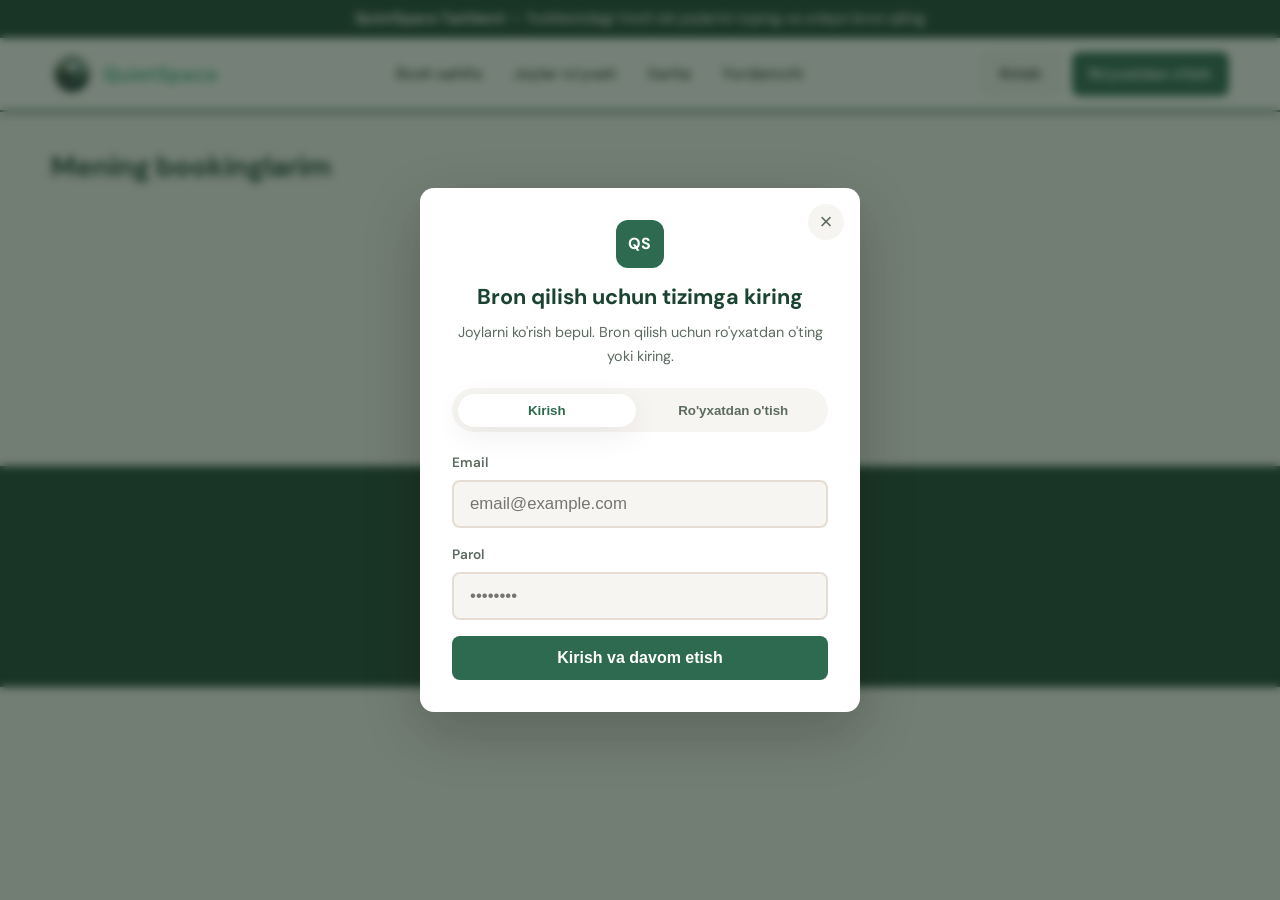
<file: frontend/bookings.html>
<!DOCTYPE html>
<html lang="uz">
<head>
  <meta charset="UTF-8">
  <meta name="viewport" content="width=device-width, initial-scale=1.0">
  <meta name="theme-color" content="#2d6a4f">
  <link rel="icon" href="assets/favicon-32.png" sizes="32x32" type="image/png">
  <link rel="apple-touch-icon" href="assets/logo-icon.png">
  <title>Bookinglarim — QuietSpace Tashkent</title>
  <link rel="stylesheet" href="css/style.css">
  <link rel="stylesheet" href="css/animations.css">
  <link rel="stylesheet" href="css/nav-animations.css">
  <link rel="stylesheet" href="css/polish.css">
</head>
<body data-page="bookings">
  <div id="navbar"></div>

  <div class="container page-title">
    <h1>Mening bookinglarim</h1>
  </div>

  <section>
    <div class="container">
      <div id="bookingsList"><div class="loading">Yuklanmoqda...</div></div>
    </div>
  </section>

  <div id="footer"></div>
  <script src="js/config.js"></script>
  <script src="js/places-data.js"></script>
  <script src="js/app.js"></script>
  <script src="js/auth-modal.js"></script>
  <script src="js/layout.js"></script>
  <script src="js/animations.js"></script>
  <script>
    if (!requireAuth("bookings.html")) {}

    function renderBookings(bookings) {
      const el = document.getElementById("bookingsList");
      if (!bookings.length) {
        el.innerHTML = '<div class="empty-state">Bookinglar yo\'q. <a href="places.html">Joy toping</a></div>';
        return;
      }
      el.innerHTML = bookings.map((b) => {
        const place = MOCK_PLACES.find((p) => p.id === b.place);
        const img = place?.image || getPlaceImageByType(place?.type || "cafe");
        return `
        <div class="info-box booking-card" style="margin-bottom:1rem;display:flex;gap:1rem;align-items:center">
          <div style="width:80px;height:80px;border-radius:10px;overflow:hidden;flex-shrink:0">
            <img src="${img}" alt="" style="width:100%;height:100%;object-fit:cover">
          </div>
          <div style="flex:1">
            <h3>${b.place_name || place?.name || "Joy"}</h3>
            <p style="color:var(--muted);font-size:0.9rem">${b.date} · ${b.start_time} — ${b.end_time}</p>
            <p>O'rindiq: ${b.seat_number} · <span class="tag">${b.status}</span></p>
          </div>
          ${b.status !== "cancelled" && !String(b.id).startsWith("demo") ? `<button class="btn btn-ghost btn-sm" onclick="cancelBooking(${b.id})">Bekor qilish</button>` : ""}
        </div>`;
      }).join("");
    }

    async function loadBookings() {
      const res = await apiFetch("/bookings/my/");
      if (res.ok) {
        const bookings = res.data?.results || res.data || [];
        renderBookings(bookings);
        return;
      }
      const demo = getDemoBookings();
      if (demo.length) renderBookings(demo);
      else document.getElementById("bookingsList").innerHTML =
        '<div class="empty-state">Bookinglar yo\'q. <a href="places.html">Joy toping va bron qiling</a></div>';
    }

    async function cancelBooking(id) {
      const res = await apiFetch(`/bookings/${id}/cancel/`, { method: "PATCH" });
      showToast(res.ok ? "Booking bekor qilindi" : "Xatolik");
      if (res.ok) loadBookings();
    }

    loadBookings();
  </script>
</body>
</html>
</file>
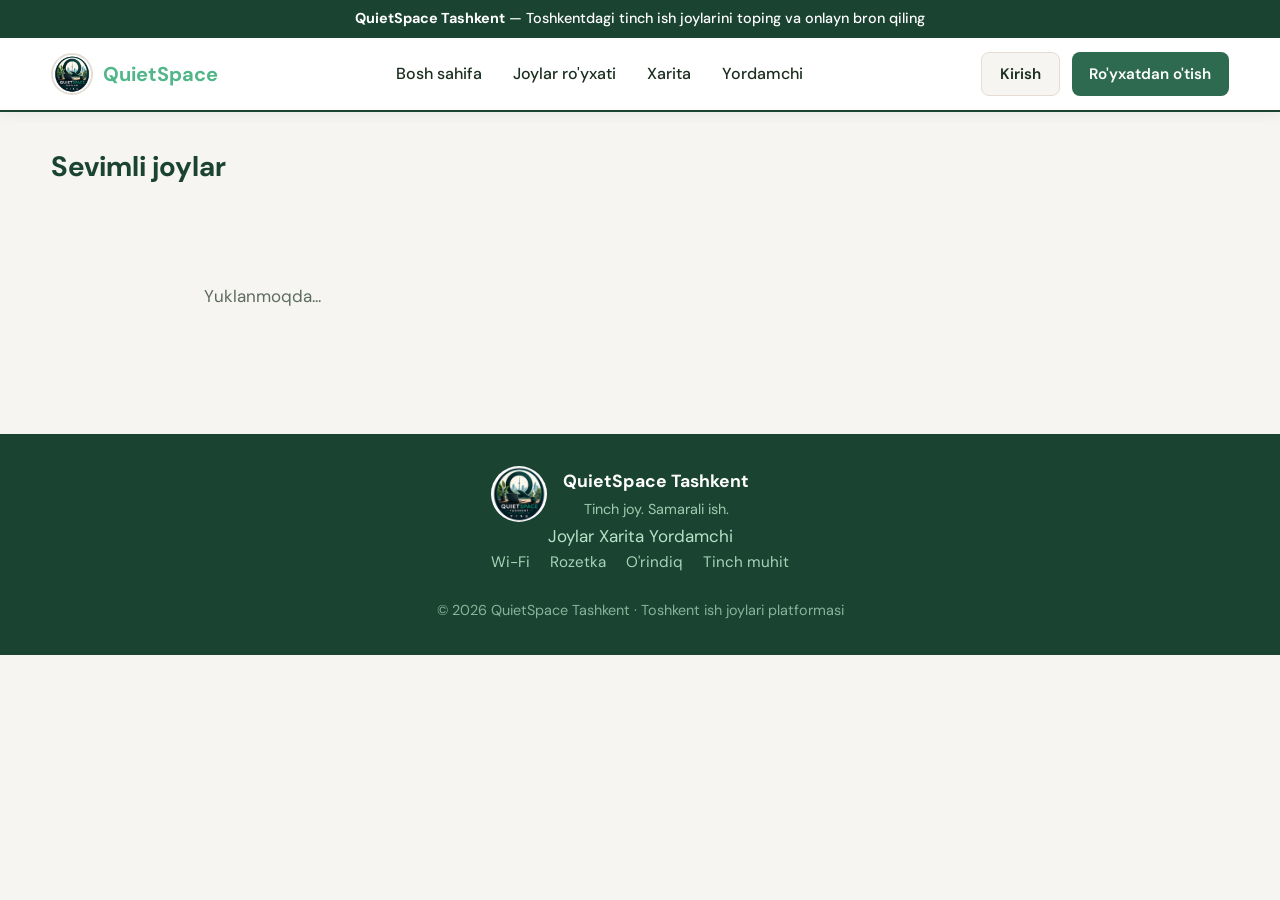
<file: frontend/favorites.html>
<!DOCTYPE html>
<html lang="uz">
<head>
  <meta charset="UTF-8">
  <meta name="viewport" content="width=device-width, initial-scale=1.0">
  <meta name="theme-color" content="#2d6a4f">
  <link rel="icon" href="assets/favicon-32.png" sizes="32x32" type="image/png">
  <link rel="apple-touch-icon" href="assets/logo-icon.png">
  <title>Sevimlilar — QuietSpace Tashkent</title>
  <link rel="stylesheet" href="css/style.css">
  <link rel="stylesheet" href="css/animations.css">
  <link rel="stylesheet" href="css/nav-animations.css">
  <link rel="stylesheet" href="css/polish.css">
</head>
<body data-page="favorites">
  <div id="navbar"></div>

  <div class="container page-title">
    <h1>Sevimli joylar</h1>
  </div>

  <section>
    <div class="container">
      <div id="favoritesGrid" class="cards-grid loading">Yuklanmoqda...</div>
    </div>
  </section>

  <div id="footer"></div>
  <script src="js/config.js"></script>
  <script src="js/places-data.js"></script>
  <script src="js/app.js"></script>
  <script src="js/layout.js"></script>
  <script src="js/animations.js"></script>
  <script>
    if (!requireAuth("favorites.html")) {}

    async function loadFavorites() {
      const grid = document.getElementById("favoritesGrid");
      const res = await apiFetch("/favorites/");
      if (res.offline || !res.ok) {
        grid.innerHTML = '<div class="empty-state">Backend ulanmagan yoki sevimlilar yo\'q</div>';
        return;
      }
      const items = res.data?.results || res.data || [];
      if (!items.length) {
        grid.innerHTML = '<div class="empty-state">Sevimli joylar yo\'q. <a href="places.html">Joy qo\'shing</a></div>';
        return;
      }
      grid.innerHTML = items.map((f) => placeCardHTML(f.place)).join("");
    }
    loadFavorites();
  </script>
</body>
</html>
</file>
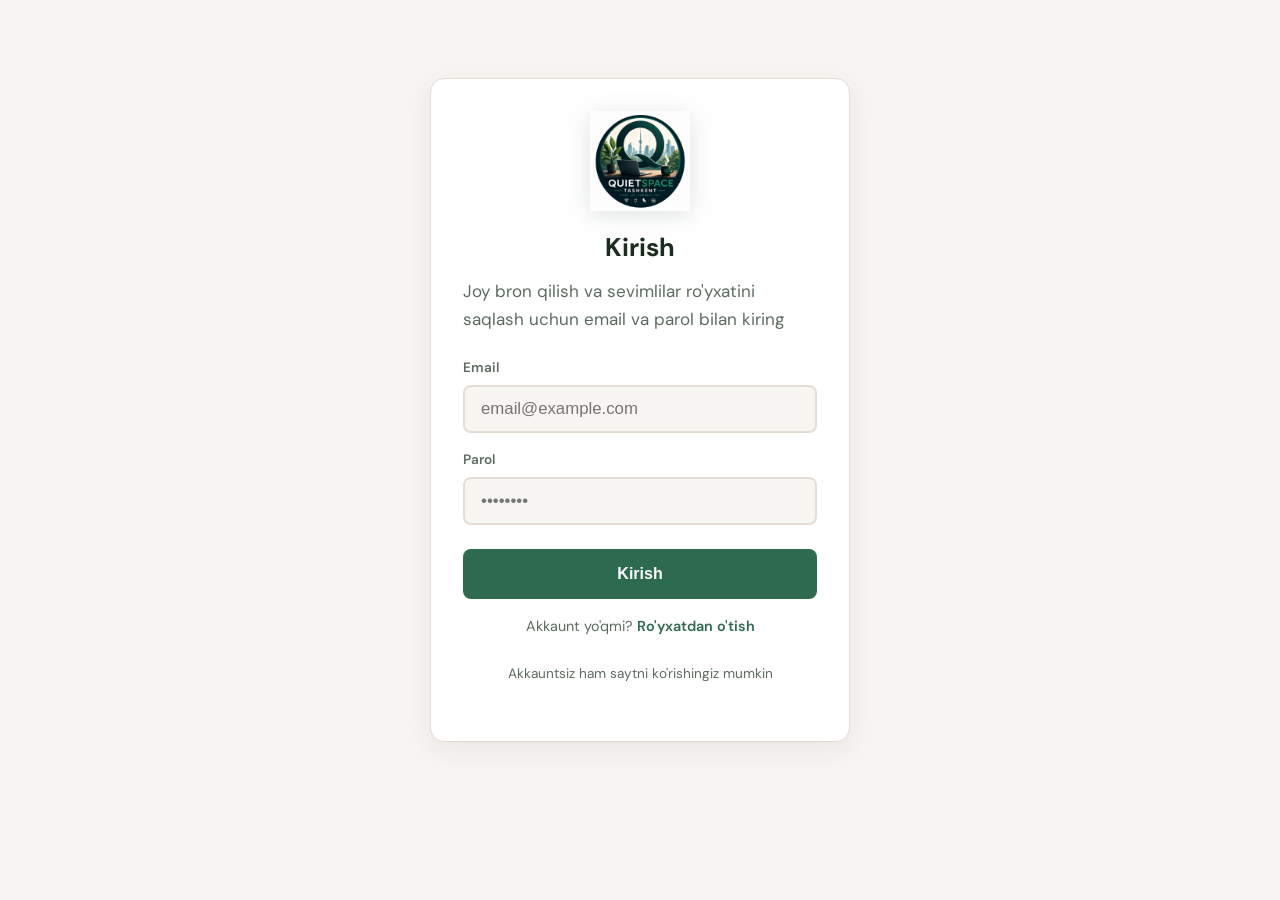
<file: frontend/login.html>
<!DOCTYPE html>
<html lang="uz">
<head>
  <meta charset="UTF-8">
  <meta name="viewport" content="width=device-width, initial-scale=1.0">
  <meta name="theme-color" content="#2d6a4f">
  <link rel="icon" href="assets/favicon-32.png" sizes="32x32" type="image/png">
  <link rel="apple-touch-icon" href="assets/logo-icon.png">
  <title>Kirish — QuietSpace Tashkent</title>
  <link rel="stylesheet" href="css/style.css">
  <link rel="stylesheet" href="css/animations.css">
  <link rel="stylesheet" href="css/nav-animations.css">
  <link rel="stylesheet" href="css/polish.css">
</head>
<body data-page="">
  <div id="navbar"></div>

  <div class="auth-page">
    <div class="auth-card scale-in">
      <img src="assets/logo.png" alt="QuietSpace Tashkent" class="auth-logo">
      <h1 style="text-align:center">Kirish</h1>
      <p>Joy bron qilish va sevimlilar ro'yxatini saqlash uchun email va parol bilan kiring</p>
      <form id="loginForm">
        <div class="form-group">
          <label>Email</label>
          <input class="form-input" type="email" name="email" required placeholder="email@example.com">
        </div>
        <div class="form-group">
          <label>Parol</label>
          <input class="form-input" type="password" name="password" required placeholder="••••••••">
        </div>
        <div id="loginError" class="form-error" style="display:none"></div>
        <button type="submit" class="btn btn-primary btn-lg" style="width:100%;margin-top:0.5rem" id="loginBtn">Kirish</button>
      </form>
      <p style="margin-top:1rem;text-align:center;font-size:0.9rem">
        Akkaunt yo'qmi? <a href="register.html" style="color:var(--primary);font-weight:600">Ro'yxatdan o'tish</a>
      </p>
      <p style="margin-top:0.5rem;text-align:center;font-size:0.85rem;color:var(--muted)">
        Akkauntsiz ham <a href="index.html">saytni ko'rishingiz</a> mumkin
      </p>
    </div>
  </div>

  <script src="js/config.js"></script>
  <script src="js/places-data.js"></script>
  <script src="js/app.js"></script>
  <script src="js/auth-modal.js"></script>
  <script src="js/layout.js"></script>
  <script src="js/animations.js"></script>
  <script>
    document.getElementById("loginForm").addEventListener("submit", async (e) => {
      e.preventDefault();
      const fd = new FormData(e.target);
      const errEl = document.getElementById("loginError");
      const btn = document.getElementById("loginBtn");
      errEl.style.display = "none";
      setButtonLoading(btn, true, "Kirish");

      const result = await login(fd.get("email"), fd.get("password"));
      setButtonLoading(btn, false, "Kirish");

      if (result.ok) {
        celebrateSuccess(e.target);
        showToast(result.demo ? "Demo rejimda kirdingiz" : "Xush kelibsiz!");
        setTimeout(() => {
          location.href = sessionStorage.getItem("redirect_after_login") || "index.html";
          sessionStorage.removeItem("redirect_after_login");
        }, 500);
      } else {
        errEl.textContent = result.error;
        errEl.style.display = "block";
        shakeElement(e.target);
      }
    });
  </script>
</body>
</html>
</file>
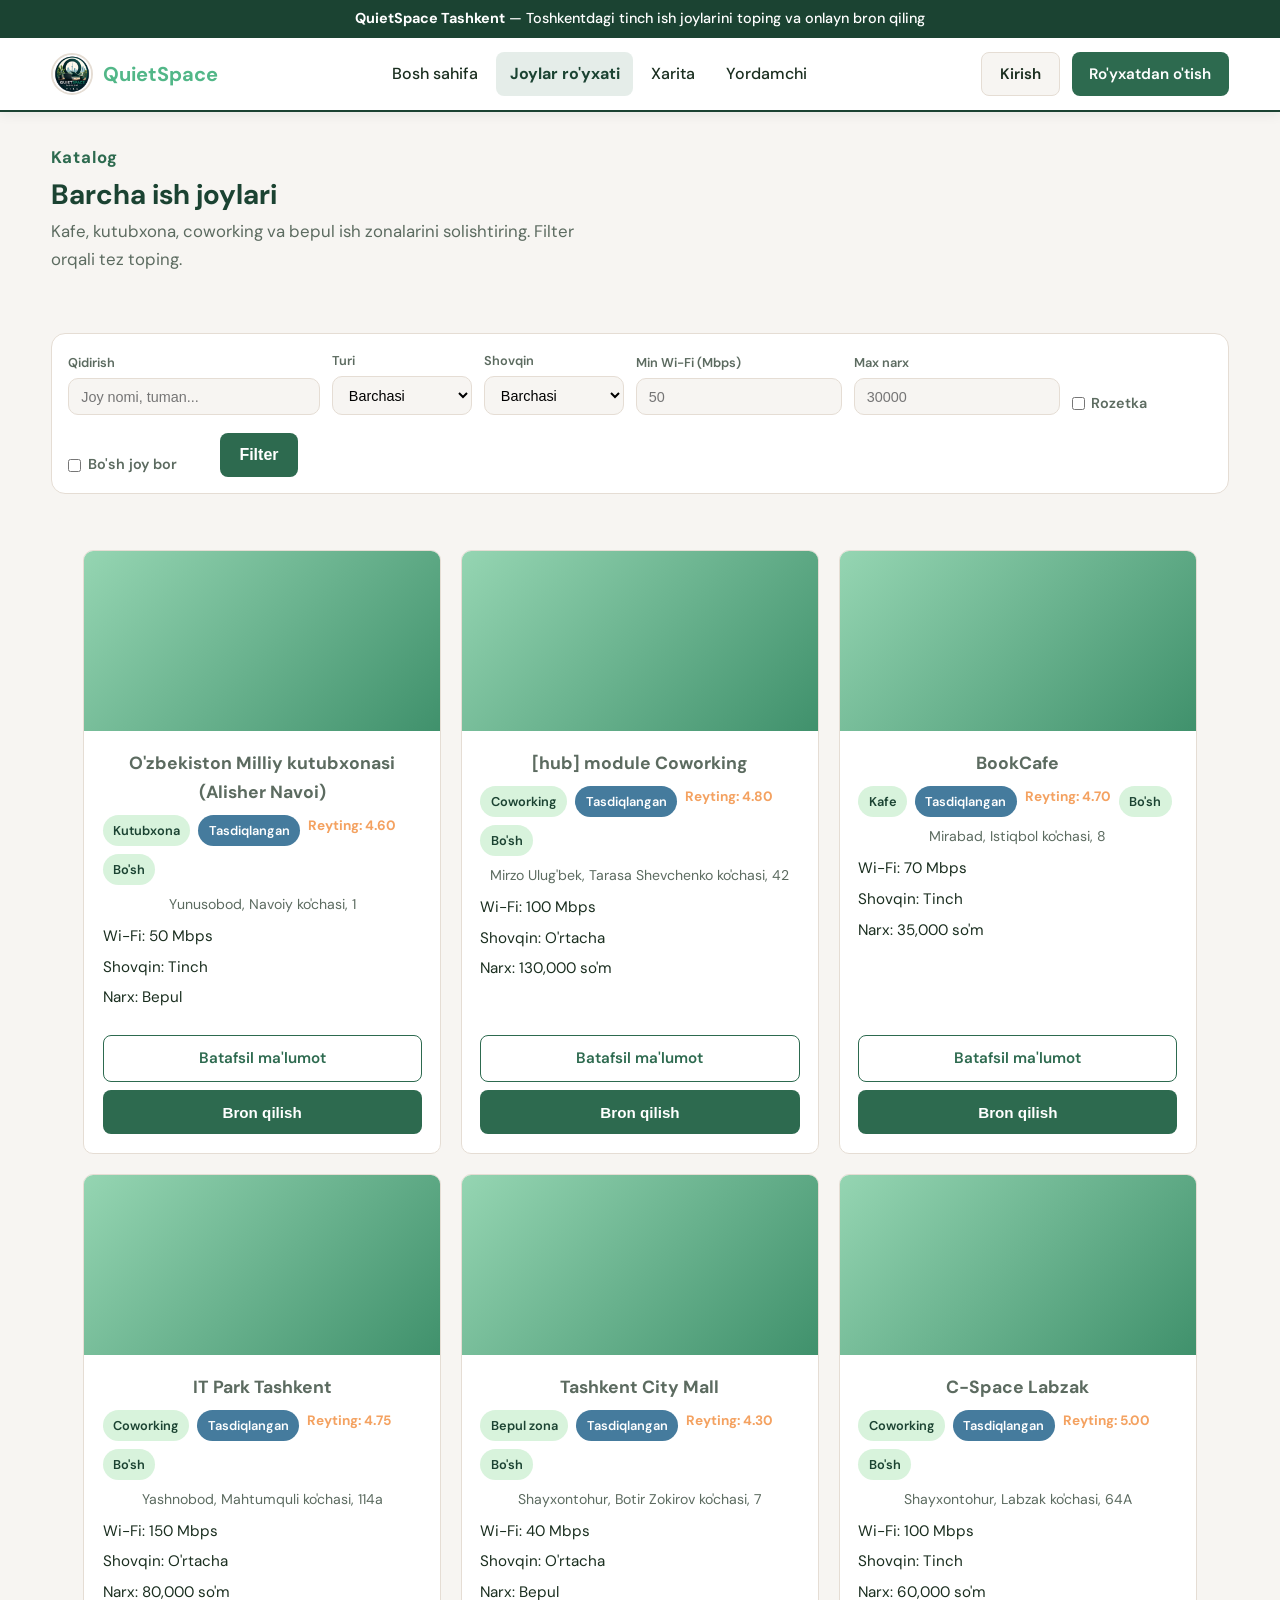
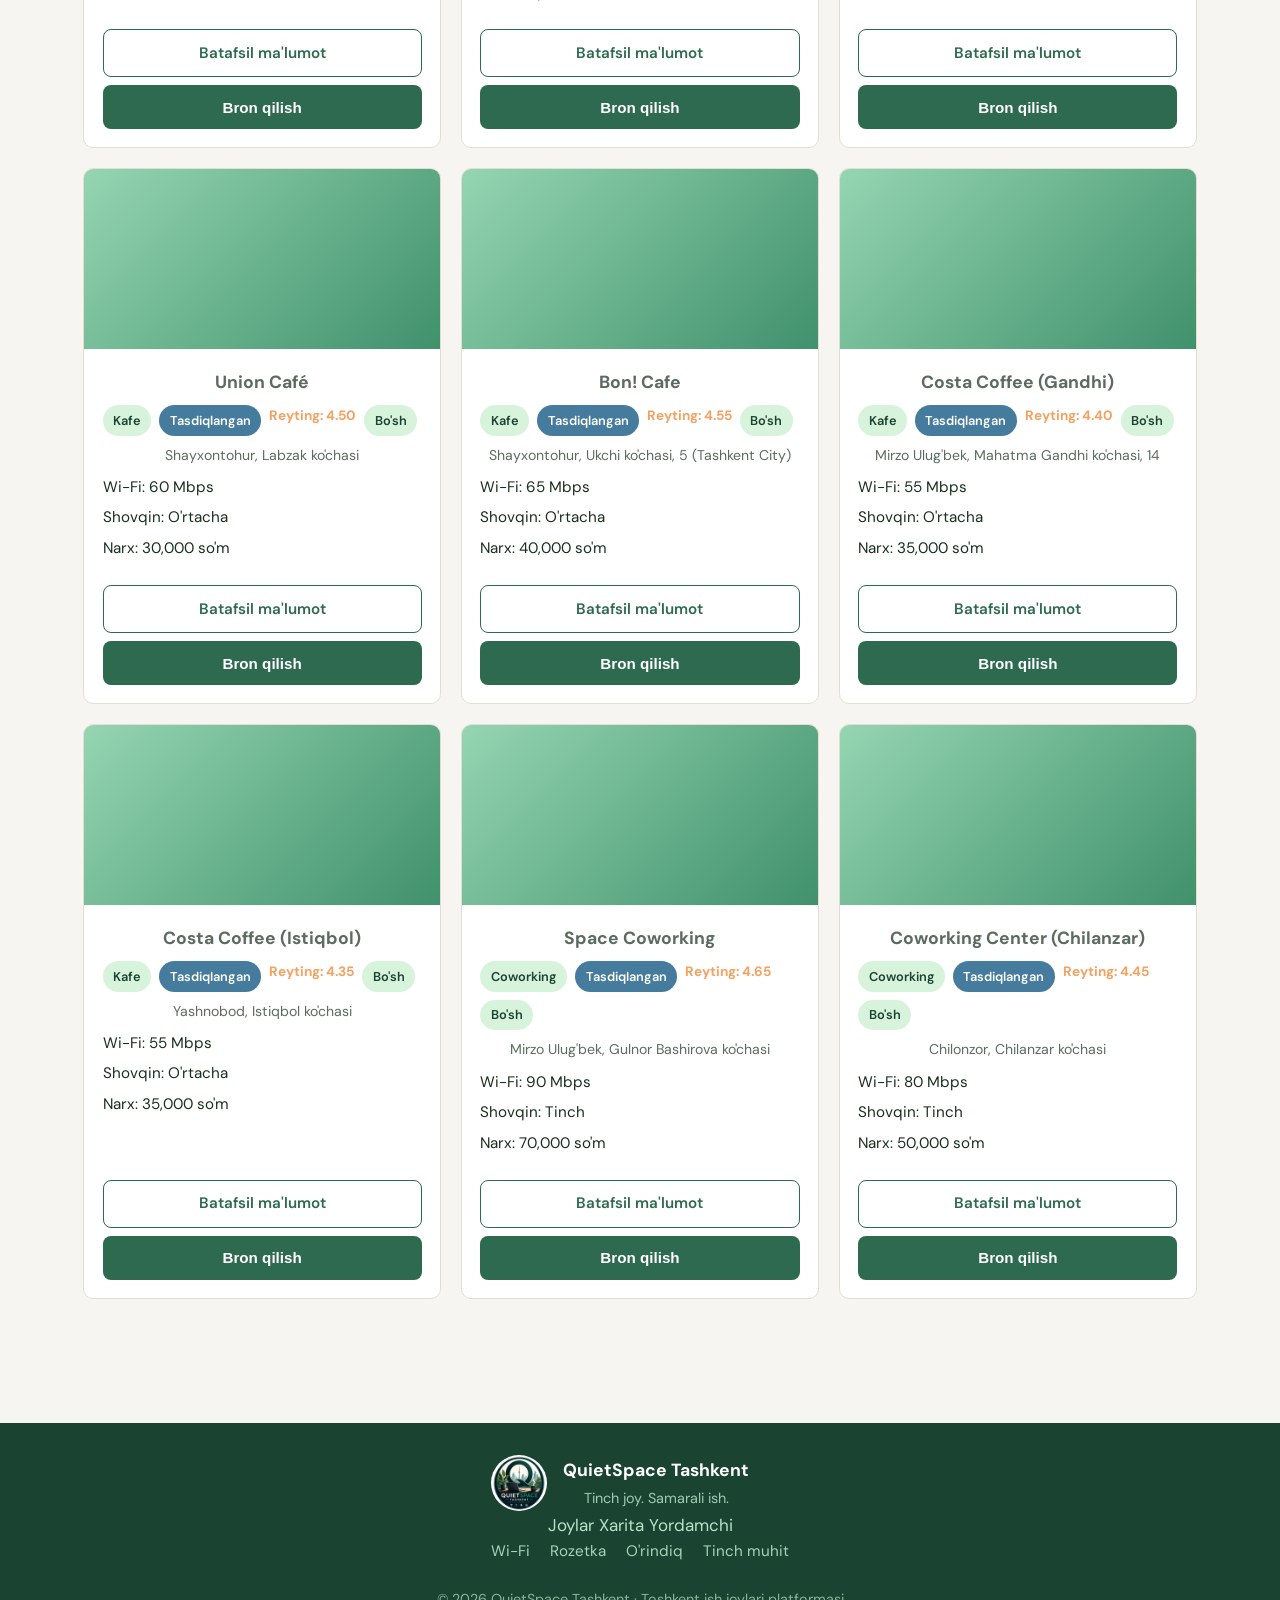
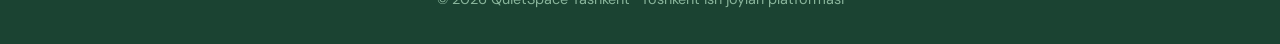
<file: frontend/places.html>
<!DOCTYPE html>
<html lang="uz">
<head>
  <meta charset="UTF-8">
  <meta name="viewport" content="width=device-width, initial-scale=1.0">
  <meta name="theme-color" content="#2d6a4f">
  <link rel="icon" href="assets/favicon-32.png" sizes="32x32" type="image/png">
  <link rel="apple-touch-icon" href="assets/logo-icon.png">
  <title>Joylar — QuietSpace Tashkent</title>
  <link rel="stylesheet" href="css/style.css">
  <link rel="stylesheet" href="css/animations.css">
  <link rel="stylesheet" href="css/nav-animations.css">
  <link rel="stylesheet" href="css/polish.css">
</head>
<body data-page="places">
  <div id="navbar"></div>

  <div class="container page-title">
    <p class="section-label">Katalog</p>
    <h1>Barcha ish joylari</h1>
    <p style="color:var(--muted);max-width:560px">Kafe, kutubxona, coworking va bepul ish zonalarini solishtiring. Filter orqali tez toping.</p>
  </div>

  <section>
    <div class="container">
      <form class="filters-bar" id="filtersForm">
        <div class="filter-group" style="flex:1;min-width:200px">
          <label>Qidirish</label>
          <input type="text" name="search" id="searchInput" placeholder="Joy nomi, tuman...">
        </div>
        <div class="filter-group">
          <label>Turi</label>
          <select name="type">
            <option value="">Barchasi</option>
            <option value="cafe">Kafe</option>
            <option value="library">Kutubxona</option>
            <option value="coworking">Coworking</option>
            <option value="free_zone">Bepul zona</option>
          </select>
        </div>
        <div class="filter-group">
          <label>Shovqin</label>
          <select name="noise_level">
            <option value="">Barchasi</option>
            <option value="quiet">Tinch</option>
            <option value="moderate">O'rtacha</option>
            <option value="noisy">Shovqinli</option>
          </select>
        </div>
        <div class="filter-group">
          <label>Min Wi-Fi (Mbps)</label>
          <input type="number" name="min_wifi" min="0" placeholder="50">
        </div>
        <div class="filter-group">
          <label>Max narx</label>
          <input type="number" name="max_price" min="0" placeholder="30000">
        </div>
        <div class="filter-group">
          <label>&nbsp;</label>
          <label style="display:flex;align-items:center;gap:0.4rem;font-size:0.9rem">
            <input type="checkbox" name="has_sockets"> Rozetka
          </label>
        </div>
        <div class="filter-group">
          <label>&nbsp;</label>
          <label style="display:flex;align-items:center;gap:0.4rem;font-size:0.9rem">
            <input type="checkbox" name="available"> Bo'sh joy bor
          </label>
        </div>
        <button type="submit" class="btn btn-primary">Filter</button>
      </form>

      <div id="placesGrid" class="cards-grid loading">Yuklanmoqda...</div>
    </div>
  </section>

  <div id="footer"></div>
  <script src="js/config.js"></script>
  <script src="js/places-data.js"></script>
  <script src="js/app.js"></script>
  <script src="js/auth-modal.js"></script>
  <script src="js/layout.js"></script>
  <script src="js/animations.js"></script>
  <script>
    const params = new URLSearchParams(location.search);

    async function loadPlaces(filters = {}) {
      const grid = document.getElementById("placesGrid");
      grid.innerHTML = '<div class="loading">Yuklanmoqda...</div>';
      const places = await getPlaces(filters);

      if (!places.length) {
        grid.innerHTML = '<div class="empty-state">Joy topilmadi</div>';
        return;
      }
      grid.innerHTML = places.map(placeCardHTML).join("");
      if (typeof initDynamicCards === "function") initDynamicCards();
    }

    document.getElementById("filtersForm").addEventListener("submit", (e) => {
      e.preventDefault();
      const fd = new FormData(e.target);
      const filters = {};
      if (fd.get("search")) filters.search = fd.get("search");
      if (fd.get("type")) filters.type = fd.get("type");
      if (fd.get("noise_level")) filters.noise_level = fd.get("noise_level");
      if (fd.get("min_wifi")) filters.min_wifi = fd.get("min_wifi");
      if (fd.get("max_price")) filters.max_price = fd.get("max_price");
      if (fd.get("has_sockets")) filters.has_sockets = "true";
      if (fd.get("available")) filters.available = "true";
      loadPlaces(filters);
    });

    if (params.get("search")) {
      document.getElementById("searchInput").value = params.get("search");
      loadPlaces({ search: params.get("search") });
    } else {
      loadPlaces();
    }
  </script>
</body>
</html>
</file>
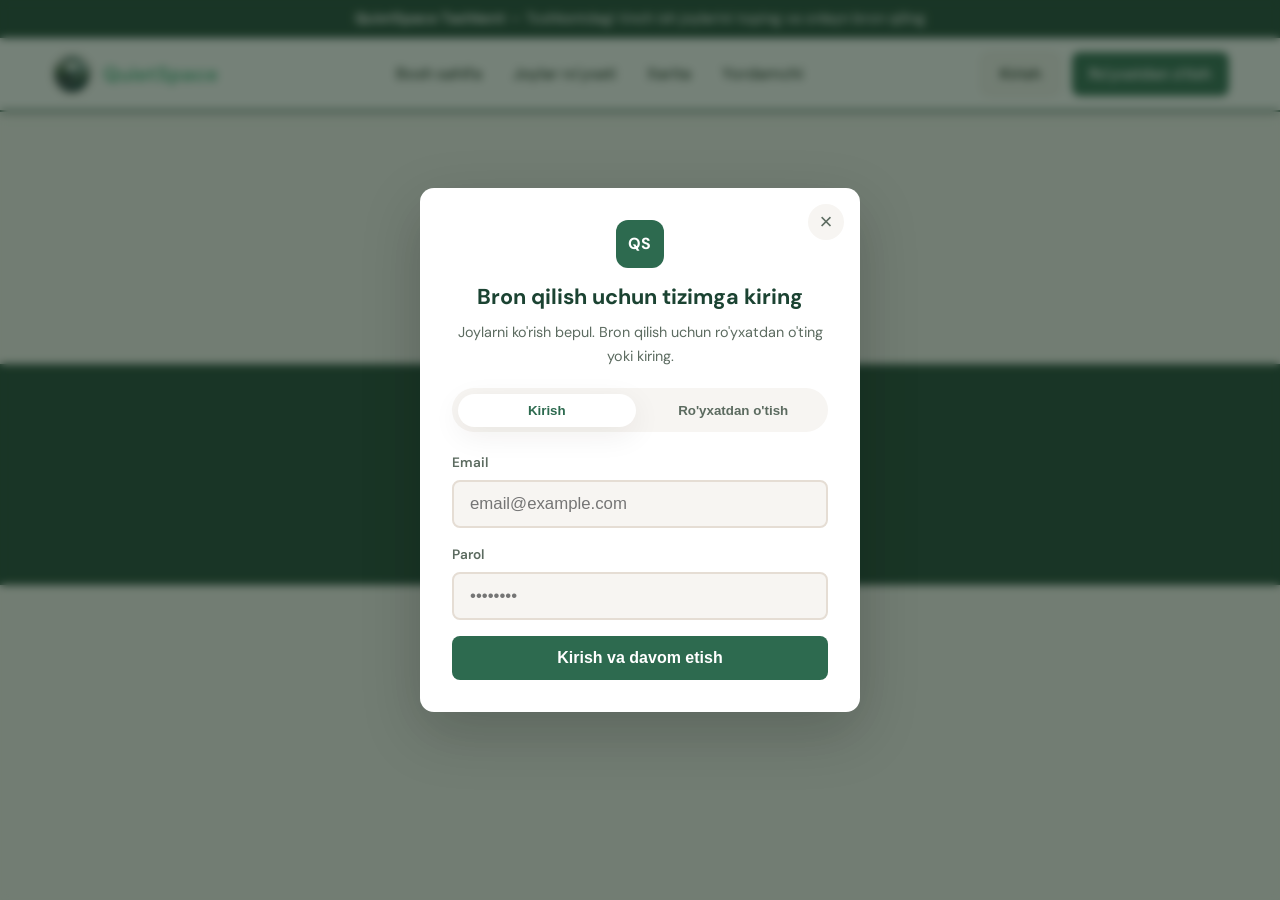
<file: frontend/profile.html>
<!DOCTYPE html>
<html lang="uz">
<head>
  <meta charset="UTF-8">
  <meta name="viewport" content="width=device-width, initial-scale=1.0">
  <meta name="theme-color" content="#2d6a4f">
  <link rel="icon" href="assets/favicon-32.png" sizes="32x32" type="image/png">
  <link rel="apple-touch-icon" href="assets/logo-icon.png">
  <title>Shaxsiy kabinet — QuietSpace Tashkent</title>
  <link rel="stylesheet" href="css/style.css">
  <link rel="stylesheet" href="css/animations.css">
  <link rel="stylesheet" href="css/nav-animations.css">
  <link rel="stylesheet" href="css/polish.css">
  <link rel="stylesheet" href="css/profile.css">
</head>
<body data-page="profile">
  <div id="navbar"></div>

  <main class="container ig-profile-page" id="profilePage">
    <div class="loading" style="padding:3rem;text-align:center">Profil yuklanmoqda...</div>
  </main>

  <div id="footer"></div>

  <script src="js/config.js"></script>
  <script src="js/places-data.js"></script>
  <script src="js/app.js"></script>
  <script src="js/auth-modal.js"></script>
  <script src="js/layout.js"></script>
  <script src="js/animations.js"></script>
  <script>
    if (!requireAuth("profile")) {}

    let profileData = { user: null, bookings: [], favorites: [], places: [] };

    async function loadProfile() {
      const res = await apiFetch("/auth/me/");
      const user = res.ok ? res.data : getUser();
      if (!user) {
        document.getElementById("profilePage").innerHTML =
          '<div class="empty-state">Profil yuklanmadi. <a href="login.html">Kirish</a></div>';
        return;
      }

      const [bookings, favorites] = await Promise.all([getProfileBookings(), getProfileFavorites()]);
      const placeIds = new Set([
        ...bookings.map((b) => b.place || MOCK_PLACES.find((p) => p.name === b.place_name)?.id),
        ...favorites.map((p) => p.id),
      ].filter(Boolean));

      const places = [...placeIds]
        .map((id) => MOCK_PLACES.find((p) => p.id === Number(id)))
        .filter(Boolean);

      profileData = { user, bookings, favorites, places };
      renderProfile();
    }

    function renderProfile() {
      const { user, bookings, favorites, places } = profileData;
      const handle = getUserHandle(user);
      const initials = getUserInitials(user.name);
      const bio = user.bio || "Toshkentda tinch va qulay ish joyi qidiraman.";
      const memberSince = formatMemberSince(user.created_at);

      document.getElementById("profilePage").innerHTML = `
        <article class="ig-profile">
          <header class="ig-profile-header">
            <div class="ig-avatar-col">
              <div class="ig-avatar-ring">
                <div class="ig-avatar" id="profileAvatar">${initials}</div>
              </div>
            </div>
            <div class="ig-profile-info">
              <div class="ig-profile-top">
                <h1 class="ig-username">${user.name}</h1>
                <div class="ig-profile-actions">
                  <button type="button" class="btn btn-outline" onclick="openEditProfile()">Ma'lumotlarni tahrirlash</button>
                  <a href="places" class="btn btn-primary">Yangi bron</a>
                  <button type="button" class="btn btn-ghost" onclick="logout()">Chiqish</button>
                </div>
              </div>
              <div class="ig-stats">
                <button type="button" class="ig-stat ig-stat-btn" onclick="switchTab('grid')">
                  <strong>${places.length}</strong>
                  Tashrif joylar
                </button>
                <button type="button" class="ig-stat ig-stat-btn" onclick="switchTab('bookings')">
                  <strong>${bookings.length}</strong>
                  Faol bronlar
                </button>
                <button type="button" class="ig-stat ig-stat-btn" onclick="switchTab('saved')">
                  <strong>${favorites.length}</strong>
                  Sevimli joylar
                </button>
              </div>
              <div class="ig-bio">
                <p class="ig-bio-text">${bio}</p>
                <a href="mailto:${user.email}" class="ig-bio-link">Email: ${user.email}</a>
                <div class="ig-bio-meta">
                  <span>Manzil: Toshkent shahri</span>
                  <span>A'zo bo'lgan sana: ${memberSince}</span>
                  <span>Login: ${handle}</span>
                </div>
              </div>
            </div>
          </header>

          <div class="ig-highlights">
            <a href="bookings" class="ig-highlight">Mening bronlarim</a>
            <a href="favorites" class="ig-highlight">Sevimli joylar</a>
            <a href="places" class="ig-highlight">Joylar ro'yxati</a>
            <a href="map" class="ig-highlight">Xarita</a>
            <a href="index.html#ai" class="ig-highlight">Yordamchi xizmat</a>
          </div>

          <nav class="ig-tabs" role="tablist">
            <button type="button" class="ig-tab active" data-tab="grid" onclick="switchTab('grid')">Tashrif buyurilgan joylar</button>
            <button type="button" class="ig-tab" data-tab="bookings" onclick="switchTab('bookings')">Bronlar tarixi</button>
            <button type="button" class="ig-tab" data-tab="saved" onclick="switchTab('saved')">Saqlangan joylar</button>
          </nav>

          <div class="ig-tab-panel active" id="panel-grid">${renderGrid(places)}</div>
          <div class="ig-tab-panel" id="panel-bookings">${renderBookingsList(bookings)}</div>
          <div class="ig-tab-panel" id="panel-saved">${renderSavedGrid(favorites)}</div>
        </article>`;
    }

    function renderGrid(places) {
      if (!places.length) {
        return `<div class="ig-grid-empty">
          <p><strong>Hozircha joylar yo'q</strong></p>
          <p class="help-text" style="margin-top:0.5rem">Avval joy tanlang va bron qiling yoki sevimliga qo'shing.</p>
          <a href="places" class="btn btn-primary" style="margin-top:1rem">Joylar ro'yxati</a>
        </div>`;
      }
      return `<div class="ig-grid">${places.map(placeGridItem).join("")}</div>`;
    }

    function placeGridItem(p) {
      const img = p.image || getPlaceImageByType(p.type);
      return `<a href="place?id=${p.id}" class="ig-grid-item" title="${p.name}">
        <img src="${img}" alt="${p.name}" loading="lazy">
      </a>`;
    }

    function renderBookingsList(bookings) {
      if (!bookings.length) {
        return `<div class="ig-grid-empty">
          <p><strong>Bronlar yo'q</strong></p>
          <p class="help-text" style="margin-top:0.5rem">Joy tanlang va vaqt belgilab bron qiling.</p>
          <a href="places" class="btn btn-outline btn-sm" style="margin-top:1rem">Joy qidirish</a>
        </div>`;
      }
      return `<div class="ig-list">${bookings.map((b) => {
        const place = MOCK_PLACES.find((p) => p.id === Number(b.place)) ||
          MOCK_PLACES.find((p) => p.name === b.place_name);
        const img = place?.image || getPlaceImageByType(place?.type || "cafe");
        const status = b.status || "confirmed";
        const statusLabel = status === "cancelled" ? "Bekor" : "Tasdiqlangan";
        return `<a href="${place ? `place?id=${place.id}` : "bookings"}" class="ig-list-item">
          <div class="ig-list-thumb"><img src="${img}" alt=""></div>
          <div class="ig-list-body">
            <strong>${b.place_name || place?.name || "Joy"}</strong>
            <span>${b.date} · ${b.start_time} — ${b.end_time} · O'rindiq №${b.seat_number || 1}</span>
          </div>
          <span class="ig-list-status ${status === "cancelled" ? "cancelled" : ""}">${statusLabel}</span>
        </a>`;
      }).join("")}</div>`;
    }

    function renderSavedGrid(favorites) {
      if (!favorites.length) {
        return `<div class="ig-grid-empty">
          <p><strong>Saqlangan joylar yo'q</strong></p>
          <p class="help-text" style="margin-top:0.5rem">Joy sahifasida «Sevimlilarga qo'shish» tugmasini bosing.</p>
          <a href="places" class="btn btn-outline btn-sm" style="margin-top:1rem">Joylar ro'yxati</a>
        </div>`;
      }
      return `<div class="ig-grid">${favorites.map(placeGridItem).join("")}</div>`;
    }

    function switchTab(tab) {
      document.querySelectorAll(".ig-tab").forEach((t) => {
        t.classList.toggle("active", t.dataset.tab === tab);
      });
      document.querySelectorAll(".ig-tab-panel").forEach((p) => {
        p.classList.toggle("active", p.id === `panel-${tab}`);
      });
    }

    function openEditProfile() {
      const user = profileData.user;
      const modal = document.createElement("div");
      modal.className = "modal-overlay open ig-edit-modal";
      modal.innerHTML = `
        <div class="modal-card" style="max-width:420px">
          <button type="button" class="modal-close" onclick="this.closest('.modal-overlay').remove()">×</button>
          <h2 style="margin-bottom:1rem;font-family:var(--font-serif)">Profilni tahrirlash</h2>
          <form id="editProfileForm">
            <div class="form-group">
              <label>Ism</label>
              <input class="form-input" type="text" name="name" value="${user.name || ""}" required>
            </div>
            <div class="form-group">
              <label>Bio</label>
              <textarea class="form-input" name="bio" rows="3" placeholder="O'zingiz haqingizda...">${user.bio || ""}</textarea>
            </div>
            <div class="form-group">
              <label>Email</label>
              <input class="form-input" type="email" value="${user.email}" disabled style="opacity:0.7">
            </div>
            <button type="submit" class="btn btn-primary" style="width:100%">Saqlash</button>
          </form>
        </div>`;
      document.body.appendChild(modal);
      modal.addEventListener("click", (e) => { if (e.target === modal) modal.remove(); });
      modal.querySelector("#editProfileForm").addEventListener("submit", (e) => {
        e.preventDefault();
        const fd = new FormData(e.target);
        updateLocalUser({ name: fd.get("name"), bio: fd.get("bio") });
        profileData.user = getUser();
        modal.remove();
        showToast("Profil yangilandi");
        renderProfile();
        initLayout("profile");
      });
    }

    loadProfile();
  </script>
</body>
</html>
</file>
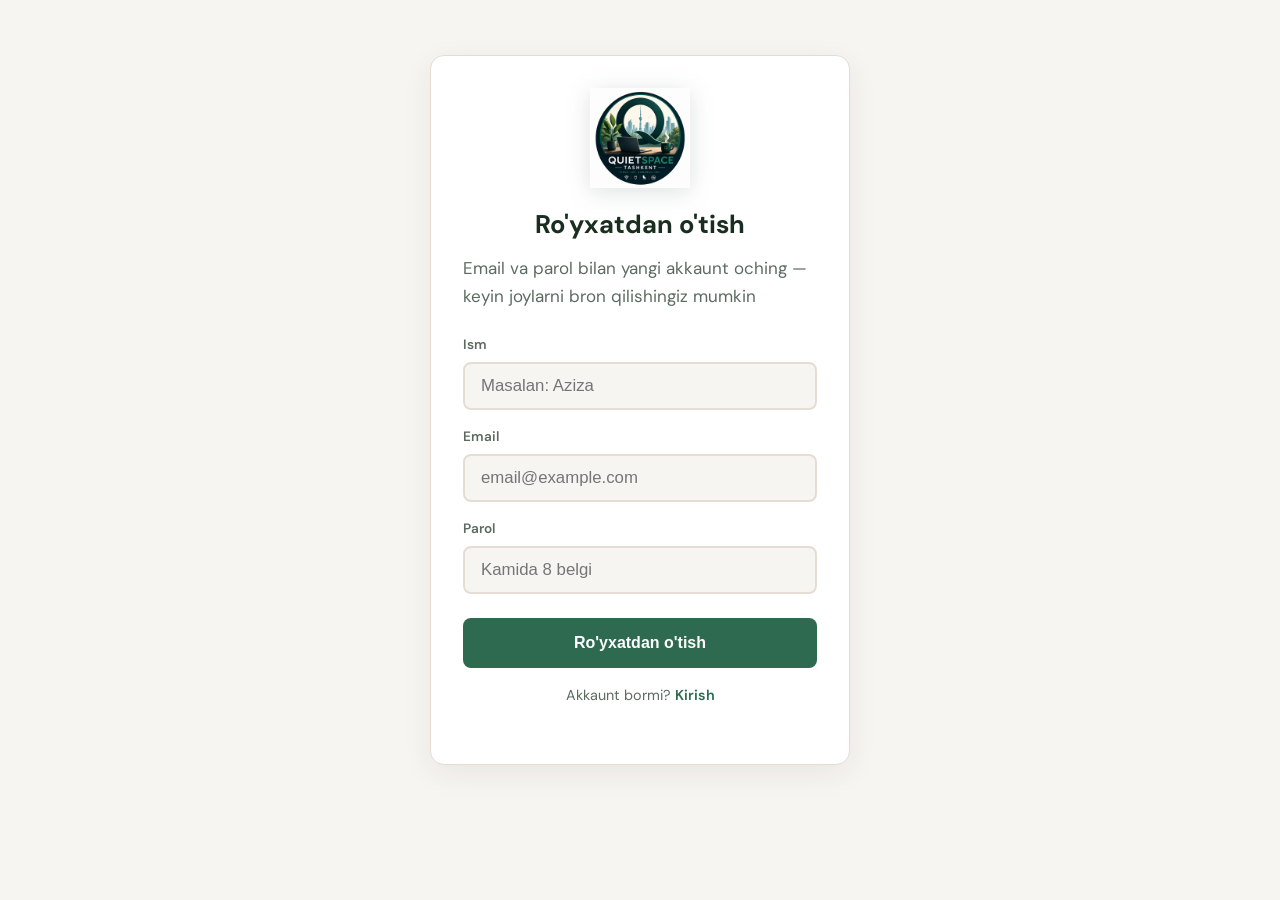
<file: frontend/register.html>
<!DOCTYPE html>
<html lang="uz">
<head>
  <meta charset="UTF-8">
  <meta name="viewport" content="width=device-width, initial-scale=1.0">
  <meta name="theme-color" content="#2d6a4f">
  <link rel="icon" href="assets/favicon-32.png" sizes="32x32" type="image/png">
  <link rel="apple-touch-icon" href="assets/logo-icon.png">
  <title>Ro'yxatdan o'tish — QuietSpace Tashkent</title>
  <link rel="stylesheet" href="css/style.css">
  <link rel="stylesheet" href="css/animations.css">
  <link rel="stylesheet" href="css/nav-animations.css">
  <link rel="stylesheet" href="css/polish.css">
</head>
<body data-page="">
  <div id="navbar"></div>

  <div class="auth-page">
    <div class="auth-card scale-in">
      <img src="assets/logo.png" alt="QuietSpace Tashkent" class="auth-logo">
      <h1 style="text-align:center">Ro'yxatdan o'tish</h1>
      <p>Email va parol bilan yangi akkaunt oching — keyin joylarni bron qilishingiz mumkin</p>
      <form id="registerForm">
        <div class="form-group">
          <label>Ism</label>
          <input class="form-input" type="text" name="name" required placeholder="Masalan: Aziza" minlength="2">
        </div>
        <div class="form-group">
          <label>Email</label>
          <input class="form-input" type="email" name="email" required placeholder="email@example.com">
        </div>
        <div class="form-group">
          <label>Parol</label>
          <input class="form-input" type="password" name="password" required minlength="8" placeholder="Kamida 8 belgi">
        </div>
        <div id="registerError" class="form-error" style="display:none"></div>
        <button type="submit" class="btn btn-primary btn-lg" style="width:100%;margin-top:0.5rem" id="registerBtn">
          Ro'yxatdan o'tish
        </button>
      </form>
      <p style="margin-top:1rem;text-align:center;font-size:0.9rem">
        Akkaunt bormi? <a href="login.html" style="color:var(--primary);font-weight:600">Kirish</a>
      </p>
    </div>
  </div>

  <script src="js/config.js"></script>
  <script src="js/places-data.js"></script>
  <script src="js/app.js"></script>
  <script src="js/auth-modal.js"></script>
  <script src="js/layout.js"></script>
  <script src="js/animations.js"></script>
  <script>
    document.getElementById("registerForm").addEventListener("submit", async (e) => {
      e.preventDefault();
      const fd = new FormData(e.target);
      const errEl = document.getElementById("registerError");
      const btn = document.getElementById("registerBtn");
      errEl.style.display = "none";
      setButtonLoading(btn, true, "Ro'yxatdan o'tish");

      const result = await register(fd.get("name"), fd.get("email"), fd.get("password"));
      setButtonLoading(btn, false, "Ro'yxatdan o'tish");

      if (result.ok) {
        celebrateSuccess(e.target);
        showToast(result.demo ? "Demo akkaunt yaratildi" : "Ro'yxatdan muvaffaqiyatli o'tdingiz");
        setTimeout(() => {
          location.href = sessionStorage.getItem("redirect_after_login") || "index.html";
          sessionStorage.removeItem("redirect_after_login");
        }, 500);
      } else {
        errEl.textContent = result.error;
        errEl.style.display = "block";
        shakeElement(e.target);
      }
    });
  </script>
</body>
</html>
</file>
<file: frontend/css/style.css>
@import url("https://fonts.googleapis.com/css2?family=DM+Sans:ital,opsz,wght@0,9..40,400;0,9..40,500;0,9..40,600;0,9..40,700&family=Literata:opsz,wght@7..72,500;7..72,600;7..72,700&display=swap");

:root {
  --bg: #f7f5f2;
  --surface: #ffffff;
  --paper: #faf8f5;
  --text: #1a2e1f;
  --muted: #5c6b60;
  --primary: #2d6a4f;
  --primary-dark: #1b4332;
  --accent: #52b788;
  --wood: #6b4423;
  --wood-dark: #3d2914;
  --wood-light: #a67c52;
  --border: #e5ddd4;
  --warning: #f4a261;
  --danger: #e76f51;
  --shadow: 0 8px 30px rgba(44, 24, 16, 0.07);
  --shadow-lg: 0 20px 50px rgba(44, 24, 16, 0.1);
  --radius: 14px;
  --radius-sm: 10px;
  --font-sans: "DM Sans", system-ui, -apple-system, sans-serif;
  --font-serif: "Literata", Georgia, "Times New Roman", serif;
}

* { box-sizing: border-box; margin: 0; padding: 0; }

body {
  font-family: var(--font-sans);
  background: var(--bg);
  color: var(--text);
  line-height: 1.6;
  min-height: 100vh;
  -webkit-font-smoothing: antialiased;
}

.logo-city {
  font-size: 0.55em;
  font-weight: 500;
  color: var(--muted);
  letter-spacing: 0.04em;
  margin-left: 0.15em;
}

a { color: inherit; text-decoration: none; }

img { max-width: 100%; display: block; }

.container {
  width: min(1200px, 92%);
  margin: 0 auto;
}

/* Navbar — glass effect in nav-animations.css */
.navbar {
  border-bottom: 1px solid var(--border);
  position: relative;
  z-index: 2;
}

.nav-inner {
  display: flex;
  align-items: center;
  justify-content: space-between;
  padding: 1rem 0;
  gap: 1rem;
}

.logo {
  font-size: 1.35rem;
  font-weight: 700;
  color: var(--primary-dark);
  display: flex;
  align-items: center;
  gap: 0.6rem;
}

.logo-img {
  width: 44px;
  height: 44px;
  object-fit: cover;
  border-radius: 50%;
  background: var(--primary-dark);
  box-shadow: 0 2px 8px rgba(27, 67, 50, 0.15);
}

.logo-text span { color: var(--accent); }

.nav-user {
  color: var(--muted);
  font-size: 0.9rem;
  font-weight: 500;
}

.hero-logo {
  width: 120px;
  height: 120px;
  object-fit: contain;
  margin-bottom: 1rem;
  filter: drop-shadow(0 8px 20px rgba(27, 67, 50, 0.2));
}

.hero h1 {
  font-size: clamp(1.8rem, 3.5vw, 2.6rem);
}

.footer-inner {
  display: flex;
  flex-direction: column;
  align-items: center;
  gap: 1rem;
  text-align: center;
}

.footer-brand {
  display: flex;
  align-items: center;
  gap: 1rem;
}

.footer-logo {
  width: 56px;
  height: 56px;
  border-radius: 50%;
  object-fit: cover;
  background: rgba(255, 255, 255, 0.1);
}

.footer-brand strong {
  display: block;
  color: #fff;
  font-size: 1.1rem;
}

.footer-brand p {
  font-size: 0.85rem;
  opacity: 0.85;
  margin-top: 0.15rem;
}

.footer-features {
  display: flex;
  gap: 1.25rem;
  flex-wrap: wrap;
  justify-content: center;
  font-size: 0.88rem;
  opacity: 0.9;
}

.footer-copy {
  font-size: 0.82rem;
  opacity: 0.7;
  margin-top: 0.5rem;
}

.ai-panel-header {
  display: flex;
  align-items: center;
  gap: 1rem;
}

.ai-logo {
  width: 52px;
  height: 52px;
  border-radius: 50%;
  object-fit: contain;
}

.ai-thinking {
  opacity: 0.7;
  animation: pulse 1.5s infinite;
}

.auth-logo {
  width: 100px;
  height: 100px;
  object-fit: contain;
  margin: 0 auto 1rem;
  display: block;
  filter: drop-shadow(0 4px 12px rgba(27, 67, 50, 0.15));
}

.logo span { color: var(--accent); }

.nav-links {
  display: flex;
  align-items: center;
  gap: 1.25rem;
  flex-wrap: wrap;
}

.nav-links a {
  color: var(--muted);
  font-weight: 500;
  transition: color 0.2s;
  display: inline-flex;
  align-items: center;
  gap: 0.35rem;
}

.nav-link-icon {
  font-size: 0.95em;
  line-height: 1;
  opacity: 0.85;
}

.nav-links a:hover,
.nav-links a.active { color: var(--primary); }

.nav-actions { display: flex; gap: 0.75rem; align-items: center; }

/* Buttons */
.btn {
  display: inline-flex;
  align-items: center;
  justify-content: center;
  gap: 0.4rem;
  padding: 0.65rem 1.2rem;
  border-radius: 999px;
  border: none;
  cursor: pointer;
  font-weight: 600;
  font-size: 0.95rem;
  transition: transform 0.15s, box-shadow 0.15s, background 0.15s;
}

.btn:hover { transform: translateY(-1px); }

.btn-primary {
  background: var(--primary);
  color: #fff;
  box-shadow: 0 4px 14px rgba(45, 106, 79, 0.25);
}

.btn-primary:hover { background: var(--primary-dark); }

.btn-outline {
  background: transparent;
  border: 1.5px solid var(--primary);
  color: var(--primary);
}

.btn-ghost {
  background: var(--bg);
  color: var(--text);
  border: 1px solid var(--border);
}

.btn-sm { padding: 0.45rem 0.9rem; font-size: 0.85rem; }

/* Hero */
.hero {
  padding: 4rem 0 3rem;
  background: linear-gradient(135deg, #ebe4dc 0%, var(--bg) 50%, #e8f0eb 100%);
}

.hero h1 {
  font-size: clamp(2rem, 4vw, 3rem);
  line-height: 1.15;
  margin-bottom: 1rem;
  color: var(--primary-dark);
}

.hero p {
  color: var(--muted);
  font-size: 1.1rem;
  margin-bottom: 1.5rem;
}

.hero-grid {
  display: grid;
  grid-template-columns: 1.2fr 0.8fr;
  gap: 2.5rem;
  align-items: center;
}

.search-box {
  display: flex;
  gap: 0.75rem;
  background: var(--surface);
  padding: 0.5rem;
  border-radius: var(--radius);
  box-shadow: var(--shadow);
  border: 1px solid var(--border);
}

.search-box input,
.search-box select,
.form-input {
  flex: 1;
  border: none;
  outline: none;
  padding: 0.85rem 1rem;
  font-size: 1rem;
  background: transparent;
}

.search-box input { min-width: 0; }

.hero-card {
  background: var(--surface);
  border-radius: var(--radius);
  padding: 1.5rem;
  box-shadow: var(--shadow);
  border: 1px solid var(--border);
}

.hero-card h3 { margin-bottom: 0.75rem; }

.stat-row {
  display: grid;
  grid-template-columns: repeat(3, 1fr);
  gap: 1rem;
  margin-top: 1rem;
}

.stat {
  text-align: center;
  padding: 0.75rem;
  background: var(--bg);
  border-radius: 10px;
}

.stat strong { display: block; font-size: 1.4rem; color: var(--primary); }

/* Sections */
section { padding: 2.5rem 0; }

.section-header {
  display: flex;
  justify-content: space-between;
  align-items: center;
  margin-bottom: 1.5rem;
  gap: 1rem;
  flex-wrap: wrap;
}

.section-header h2 { font-size: 1.6rem; color: var(--primary-dark); }

/* Cards grid */
.cards-grid {
  display: grid;
  grid-template-columns: repeat(auto-fill, minmax(280px, 1fr));
  gap: 1.25rem;
}

.place-card {
  background: var(--surface);
  border-radius: var(--radius);
  overflow: hidden;
  border: 1px solid var(--border);
  box-shadow: var(--shadow);
  transition: transform 0.2s, box-shadow 0.2s;
  display: flex;
  flex-direction: column;
}

.place-card:hover {
  transform: translateY(-4px);
  box-shadow: 0 12px 40px rgba(27, 67, 50, 0.12);
}

.place-card-image {
  height: 180px;
  overflow: hidden;
  background: linear-gradient(135deg, #95d5b2, #40916c);
  position: relative;
}

.place-card-image img {
  width: 100%;
  height: 100%;
  object-fit: cover;
  transition: transform 0.3s;
}

.place-card:hover .place-card-image img { transform: scale(1.05); }

.place-address { font-size: 0.88rem; color: var(--muted); }

.tag-verified { background: #457b9d !important; color: #fff !important; }
.tag-nearby { background: #2d6a4f !important; color: #fff !important; }

.nearby-status,
.booking-nearby-status {
  color: var(--muted);
  font-size: 0.88rem;
  margin: -0.5rem 0 1rem;
}

.link-btn {
  background: none;
  border: none;
  color: var(--primary);
  font-weight: 600;
  cursor: pointer;
  text-decoration: underline;
  padding: 0;
  font-size: inherit;
}

.booking-form-title {
  font-size: 1.15rem;
  color: var(--primary-dark);
  margin-bottom: 0.25rem;
}

.booking-form-sub {
  color: var(--muted);
  font-size: 0.88rem;
  margin-bottom: 1.25rem;
}

.booking-time-form { display: flex; flex-direction: column; gap: 0.25rem; }

.booking-time-row {
  display: grid;
  grid-template-columns: 1fr 1fr;
  gap: 0.75rem;
}

.duration-chips {
  display: flex;
  flex-wrap: wrap;
  gap: 0.5rem;
  margin: 0.5rem 0 1rem;
}

.duration-chip {
  padding: 0.4rem 0.85rem;
  border-radius: 999px;
  border: 1px solid var(--border);
  background: var(--bg);
  color: var(--text);
  font-size: 0.82rem;
  font-weight: 600;
  cursor: pointer;
  transition: all 0.15s;
}

.duration-chip:hover,
.duration-chip.active {
  background: var(--primary);
  color: #fff;
  border-color: var(--primary);
}

.booking-price-box {
  display: flex;
  justify-content: space-between;
  align-items: center;
  background: var(--bg);
  border: 1px solid var(--border);
  border-radius: 10px;
  padding: 0.85rem 1rem;
  margin: 1rem 0;
}

.booking-price-box span { color: var(--muted); font-size: 0.85rem; }
.booking-price-box strong { color: var(--primary-dark); font-size: 1.05rem; }

.booking-nearby-section {
  margin-top: 2.5rem;
}

.booking-nearby-section h3 {
  font-size: 1.1rem;
  color: var(--primary-dark);
  margin-bottom: 0.25rem;
}

.quick-book-form {
  text-align: left;
  padding: 0 1.25rem 1.25rem;
}

.quick-book-link {
  display: block;
  text-align: center;
  margin: 0 1.25rem 1.25rem;
  font-size: 0.88rem;
  color: var(--primary);
}


.place-card-body { padding: 1rem; flex: 1; display: flex; flex-direction: column; gap: 0.5rem; }

.place-card-body h3 { font-size: 1.1rem; }

.place-meta {
  display: flex;
  flex-wrap: wrap;
  gap: 0.5rem;
  font-size: 0.85rem;
  color: var(--muted);
}

.tag {
  display: inline-block;
  padding: 0.2rem 0.6rem;
  border-radius: 999px;
  background: #d8f3dc;
  color: var(--primary-dark);
  font-size: 0.78rem;
  font-weight: 600;
}

.tag.available { background: #d8f3dc; color: #1b4332; }
.tag.busy { background: #fff3cd; color: #856404; }
.tag.full { background: #f8d7da; color: #721c24; }

.card-actions {
  display: flex;
  gap: 0.5rem;
  margin-top: auto;
  padding-top: 0.75rem;
}

.rating { color: #f4a261; font-weight: 700; }

/* Filters */
.filters-bar {
  background: var(--surface);
  border: 1px solid var(--border);
  border-radius: var(--radius);
  padding: 1rem;
  margin-bottom: 1.5rem;
  display: flex;
  flex-wrap: wrap;
  gap: 0.75rem;
  align-items: end;
}

.filter-group { display: flex; flex-direction: column; gap: 0.3rem; min-width: 140px; }

.filter-group label { font-size: 0.8rem; color: var(--muted); font-weight: 600; }

.filter-group select,
.filter-group input,
.form-input {
  border: 1px solid var(--border);
  border-radius: 10px;
  padding: 0.6rem 0.75rem;
  background: var(--bg);
  font-size: 0.9rem;
}

/* Map */
.map-layout {
  display: grid;
  grid-template-columns: 340px 1fr;
  gap: 1rem;
  height: calc(100vh - 120px);
  min-height: 500px;
}

.map-sidebar {
  background: var(--surface);
  border: 1px solid var(--border);
  border-radius: var(--radius);
  overflow-y: auto;
  padding: 1rem;
}

#map {
  border-radius: var(--radius);
  border: 1px solid var(--border);
  min-height: 400px;
  z-index: 1;
}

.map-place-item {
  padding: 0.75rem;
  border-radius: 10px;
  border: 1px solid var(--border);
  margin-bottom: 0.75rem;
  cursor: pointer;
  transition: background 0.15s;
}

.map-place-item:hover,
.map-place-item.active { background: #d8f3dc; }

/* Place detail */
.detail-grid {
  display: grid;
  grid-template-columns: 1.2fr 0.8fr;
  gap: 1.5rem;
}

.detail-gallery {
  height: 360px;
  border-radius: var(--radius);
  overflow: hidden;
  margin-bottom: 1rem;
  position: relative;
}

.detail-gallery img {
  width: 100%;
  height: 100%;
  object-fit: cover;
}

.detail-gallery-badge {
  position: absolute;
  top: 1rem;
  left: 1rem;
  background: rgba(255,255,255,0.95);
  padding: 0.35rem 0.75rem;
  border-radius: 999px;
  font-size: 0.82rem;
  font-weight: 600;
  color: var(--primary-dark);
}

.info-box {
  background: var(--surface);
  border: 1px solid var(--border);
  border-radius: var(--radius);
  padding: 1.25rem;
  box-shadow: var(--shadow);
}

.info-list { list-style: none; display: grid; gap: 0.6rem; margin: 1rem 0; }

.info-list li {
  display: flex;
  justify-content: space-between;
  padding-bottom: 0.5rem;
  border-bottom: 1px dashed var(--border);
  font-size: 0.95rem;
}

.reviews { margin-top: 0; }

.review-item {
  background: var(--bg);
  border: 1px solid var(--border);
  border-radius: 10px;
  padding: 1rem;
  margin-bottom: 0.75rem;
}

.review-item-head {
  display: flex;
  justify-content: space-between;
  align-items: center;
  margin-bottom: 0.35rem;
}

.review-item small {
  display: block;
  color: var(--muted);
  font-size: 0.8rem;
  margin-bottom: 0.35rem;
}

.review-item p {
  font-size: 0.92rem;
  color: var(--muted);
  margin: 0;
}

.review-empty,
.review-login-hint {
  color: var(--muted);
  font-size: 0.9rem;
}

.review-form { margin-top: 1.25rem; padding-top: 1.25rem; border-top: 1px dashed var(--border); }
.review-form h3 { font-size: 1rem; margin-bottom: 0.75rem; color: var(--primary-dark); }
.review-form-grid { display: grid; grid-template-columns: 1fr 1fr; gap: 0.75rem; }

/* Place detail — full info */
.place-detail-page { padding-bottom: 3rem; }

.place-detail-header {
  padding: 1.5rem 0 1rem;
}

.place-detail-tags {
  display: flex;
  flex-wrap: wrap;
  gap: 0.5rem;
  margin-bottom: 0.75rem;
}

.place-detail-header h1 {
  font-size: clamp(1.5rem, 3vw, 2rem);
  color: var(--primary-dark);
  margin-bottom: 0.35rem;
}

.place-detail-address {
  color: var(--muted);
  font-size: 0.95rem;
}

.detail-main { display: flex; flex-direction: column; gap: 1rem; }

.detail-sidebar {
  display: flex;
  flex-direction: column;
  gap: 1rem;
  position: sticky;
  top: 5.5rem;
  align-self: start;
}

.detail-section h2 {
  font-size: 1.05rem;
  color: var(--primary-dark);
  margin-bottom: 0.75rem;
}

.detail-description {
  color: var(--text);
  line-height: 1.7;
  margin-bottom: 0.75rem;
}

.detail-type-info {
  color: var(--muted);
  font-size: 0.9rem;
  padding: 0.75rem 1rem;
  background: var(--bg);
  border-radius: 10px;
  border-left: 3px solid var(--accent);
}

.detail-stats-grid {
  display: grid;
  grid-template-columns: repeat(4, 1fr);
  gap: 0.75rem;
}

.detail-stat-card {
  background: var(--surface);
  border: 1px solid var(--border);
  border-radius: 12px;
  padding: 1rem 0.75rem;
  text-align: center;
  box-shadow: var(--shadow);
}

.detail-stat-icon {
  font-size: 0.72rem;
  font-weight: 700;
  letter-spacing: 0.04em;
  text-transform: uppercase;
  color: var(--primary);
  display: block;
  margin-bottom: 0.35rem;
}
.detail-stat-card strong { display: block; color: var(--primary-dark); font-size: 0.95rem; }
.detail-stat-card span { display: block; color: var(--muted); font-size: 0.72rem; margin-top: 0.2rem; }

.detail-feature-list {
  list-style: none;
  display: grid;
  gap: 1rem;
}

.detail-feature-list li {
  display: grid;
  grid-template-columns: 90px 1fr;
  gap: 0.75rem;
  padding-bottom: 1rem;
  border-bottom: 1px dashed var(--border);
}

.detail-feature-list li:last-child { border-bottom: none; padding-bottom: 0; }

.detail-feature-list li > span {
  font-weight: 600;
  color: var(--primary);
  font-size: 0.88rem;
}

.detail-feature-list strong { display: block; color: var(--primary-dark); }
.detail-feature-list small { display: block; color: var(--muted); font-size: 0.82rem; margin-top: 0.2rem; }

.amenities-grid {
  display: flex;
  flex-wrap: wrap;
  gap: 0.5rem;
}

.amenity-chip {
  display: inline-flex;
  align-items: center;
  gap: 0.35rem;
  padding: 0.45rem 0.85rem;
  background: var(--bg);
  border: 1px solid var(--border);
  border-radius: 999px;
  font-size: 0.85rem;
  font-weight: 500;
}

.working-hours-list { margin: 0; }

.compact-info-list { margin: 0.75rem 0; }

.detail-booking-card { border: 2px solid var(--accent); }

.detail-booking-actions {
  display: flex;
  flex-direction: column;
  gap: 0.5rem;
  margin-top: 0.5rem;
}

.booking-hint {
  font-size: 0.82rem;
  color: var(--muted);
  text-align: center;
  margin: 0;
}

.place-detail-map {
  height: 220px;
  margin-top: 0.75rem;
  border-radius: 10px;
  border: 1px solid var(--border);
  overflow: hidden;
}

.map-links {
  display: flex;
  flex-wrap: wrap;
  gap: 0.5rem;
  margin-top: 0.75rem;
}

.detail-nearby-section {
  margin-top: 2.5rem;
  padding-top: 2rem;
  border-top: 1px solid var(--border);
}

.detail-nearby-section h2 {
  font-size: 1.15rem;
  color: var(--primary-dark);
  margin-bottom: 0.25rem;
}

.detail-gallery { margin-bottom: 0; }

/* Forms */
.auth-page {
  min-height: calc(100vh - 80px);
  display: grid;
  place-items: center;
  padding: 2rem 0;
}

.auth-card {
  width: min(420px, 92%);
  background: var(--surface);
  border: 1px solid var(--border);
  border-radius: var(--radius);
  padding: 2rem;
  box-shadow: var(--shadow);
}

.auth-card h1 { margin-bottom: 0.5rem; font-size: 1.6rem; }

.auth-card p { color: var(--muted); margin-bottom: 1.5rem; }

.form-group { margin-bottom: 1rem; }

.form-group label {
  display: block;
  margin-bottom: 0.35rem;
  font-size: 0.85rem;
  font-weight: 600;
  color: var(--muted);
}

.form-input { width: 100%; }

.form-error {
  color: var(--danger);
  font-size: 0.85rem;
  margin-top: 0.5rem;
}

/* AI Chat */
.ai-panel {
  background: var(--surface);
  border: 1px solid var(--border);
  border-radius: var(--radius);
  padding: 1.25rem;
  box-shadow: var(--shadow);
}

.ai-messages {
  max-height: 300px;
  overflow-y: auto;
  margin: 1rem 0;
  display: flex;
  flex-direction: column;
  gap: 0.75rem;
}

.ai-msg {
  padding: 0.75rem 1rem;
  border-radius: 12px;
  max-width: 90%;
  font-size: 0.92rem;
}

.ai-msg.user {
  background: var(--primary);
  color: #fff;
  align-self: flex-end;
}

.ai-msg.bot {
  background: var(--bg);
  border: 1px solid var(--border);
  align-self: flex-start;
}

.ai-recommendation {
  border: 1px solid var(--border);
  border-radius: 10px;
  padding: 0.75rem;
  margin-top: 0.5rem;
  background: #fff;
}

/* Footer */
.footer {
  background: var(--primary-dark);
  color: #b7e4c7;
  padding: 2rem 0;
  margin-top: 3rem;
}

.footer p { text-align: center; font-size: 0.9rem; }

/* Utilities */
.empty-state {
  text-align: center;
  padding: 3rem 1rem;
  color: var(--muted);
}

.loading {
  text-align: center;
  padding: 2rem;
  color: var(--muted);
}

.toast {
  position: fixed;
  bottom: 1.5rem;
  right: 1.5rem;
  background: var(--primary-dark);
  color: #fff;
  padding: 0.85rem 1.25rem;
  border-radius: 10px;
  box-shadow: var(--shadow);
  z-index: 999;
  animation: slideIn 0.3s ease;
}

/* Booking */
.booking-layout {
  display: grid;
  grid-template-columns: 1fr 1fr;
  gap: 1.5rem;
  align-items: start;
}

.booking-place-card {
  background: linear-gradient(135deg, #1b4332, #2d6a4f);
  color: #fff;
  border-radius: var(--radius);
  padding: 1.5rem;
  box-shadow: var(--shadow);
}

.booking-place-card h2 { font-size: 1.4rem; margin-bottom: 0.25rem; }
.booking-place-card .sub { opacity: 0.85; font-size: 0.92rem; margin-bottom: 1rem; }

.booking-stats {
  display: grid;
  grid-template-columns: repeat(2, 1fr);
  gap: 0.75rem;
  margin-top: 1rem;
}

.booking-stat {
  background: rgba(255,255,255,0.12);
  border-radius: 10px;
  padding: 0.75rem;
  font-size: 0.88rem;
}

.booking-stat strong { display: block; font-size: 1.1rem; margin-top: 0.15rem; }

.booking-summary {
  background: #d8f3dc;
  border: 1px solid #95d5b2;
  border-radius: var(--radius);
  padding: 1rem 1.25rem;
  margin-top: 1rem;
}

.booking-summary h3 { font-size: 1rem; color: var(--primary-dark); margin-bottom: 0.75rem; }
.booking-summary-row {
  display: flex;
  justify-content: space-between;
  padding: 0.35rem 0;
  font-size: 0.92rem;
}

.booking-summary-row.total {
  border-top: 2px solid #95d5b2;
  margin-top: 0.5rem;
  padding-top: 0.75rem;
  font-weight: 700;
  font-size: 1.05rem;
  color: var(--primary-dark);
}

.quick-picks {
  display: flex;
  flex-wrap: wrap;
  gap: 0.5rem;
  margin-top: 0.4rem;
}

.chip {
  padding: 0.45rem 0.85rem;
  border-radius: 999px;
  border: 1.5px solid var(--border);
  background: var(--bg);
  cursor: pointer;
  font-size: 0.85rem;
  font-weight: 600;
  transition: all 0.15s;
}

.chip:hover { border-color: var(--accent); background: #d8f3dc; }
.chip.active { background: var(--primary); color: #fff; border-color: var(--primary); }
.chip:disabled { opacity: 0.4; cursor: not-allowed; }

.seat-grid {
  display: flex;
  flex-wrap: wrap;
  gap: 0.5rem;
  margin-top: 0.4rem;
}

.seat-chip {
  width: 44px;
  height: 44px;
  border-radius: 10px;
  border: 1.5px solid var(--border);
  background: var(--bg);
  display: grid;
  place-items: center;
  cursor: pointer;
  font-weight: 700;
  font-size: 0.9rem;
  transition: all 0.15s;
}

.seat-chip:hover { border-color: var(--accent); background: #d8f3dc; }
.seat-chip.active { background: var(--primary); color: #fff; border-color: var(--primary); }

.booking-step-label {
  font-size: 0.8rem;
  font-weight: 700;
  color: var(--primary);
  text-transform: uppercase;
  letter-spacing: 0.04em;
  margin-bottom: 0.5rem;
  margin-top: 1rem;
}

.booking-step-label:first-child { margin-top: 0; }

.booking-ready-badge {
  display: inline-flex;
  align-items: center;
  gap: 0.35rem;
  background: #d8f3dc;
  color: var(--primary-dark);
  padding: 0.35rem 0.75rem;
  border-radius: 999px;
  font-size: 0.82rem;
  font-weight: 600;
  margin-bottom: 1rem;
}

/* Modals */
.modal-overlay {
  position: fixed;
  inset: 0;
  background: rgba(26, 46, 31, 0.6);
  backdrop-filter: blur(4px);
  z-index: 1000;
  display: grid;
  place-items: center;
  padding: 1rem;
  opacity: 0;
  visibility: hidden;
  transition: opacity 0.25s, visibility 0.25s;
}

.modal-overlay.open { opacity: 1; visibility: visible; }

.modal-card {
  background: var(--surface);
  border-radius: var(--radius);
  padding: 2rem;
  width: min(440px, 100%);
  max-height: 90vh;
  overflow-y: auto;
  box-shadow: 0 20px 60px rgba(0,0,0,0.2);
  position: relative;
  transform: translateY(20px);
  transition: transform 0.25s;
}

.modal-overlay.open .modal-card { transform: translateY(0); }

.modal-close {
  position: absolute;
  top: 1rem;
  right: 1rem;
  background: var(--bg);
  border: none;
  width: 36px;
  height: 36px;
  border-radius: 50%;
  font-size: 1.4rem;
  cursor: pointer;
  color: var(--muted);
  line-height: 1;
}

.auth-modal-header { text-align: center; margin-bottom: 1.25rem; }
.auth-modal-icon {
  display: inline-flex;
  align-items: center;
  justify-content: center;
  width: 3rem;
  height: 3rem;
  margin: 0 auto 0.75rem;
  border-radius: 12px;
  background: var(--primary);
  color: #fff;
  font-size: 1rem;
  font-weight: 700;
  letter-spacing: 0.05em;
}
.auth-modal-header h2 { font-size: 1.35rem; color: var(--primary-dark); }
.auth-modal-header p { color: var(--muted); font-size: 0.9rem; margin-top: 0.35rem; }

.auth-tabs {
  display: flex;
  gap: 0.5rem;
  margin-bottom: 1.25rem;
  background: var(--bg);
  padding: 0.35rem;
  border-radius: 999px;
}

.auth-tab {
  flex: 1;
  padding: 0.55rem;
  border: none;
  background: transparent;
  border-radius: 999px;
  font-weight: 600;
  cursor: pointer;
  color: var(--muted);
  transition: all 0.15s;
}

.auth-tab.active { background: var(--surface); color: var(--primary); box-shadow: var(--shadow); }

.auth-tab-panel { display: none; }
.auth-tab-panel.active { display: block; }

/* Quick book modal */
.quick-book-modal { text-align: center; padding: 0; overflow: hidden; }
.quick-book-modal .modal-close { z-index: 2; background: rgba(255,255,255,0.9); }
.quick-book-hero {
  height: 160px;
  background-size: cover;
  background-position: center;
}
.quick-book-modal h2 { padding: 1.25rem 1.25rem 0; font-size: 1.2rem; text-align: center; }
.quick-book-sub { color: var(--muted); font-size: 0.88rem; padding: 0 1.25rem 1rem; text-align: center; }

/* Easy booking page */
.easy-booking {
  background: var(--surface);
  border-radius: var(--radius);
  overflow: hidden;
  box-shadow: var(--shadow);
  border: 1px solid var(--border);
}

.easy-booking-hero {
  height: 220px;
  background-size: cover;
  background-position: center;
  position: relative;
}

.easy-booking-hero-overlay {
  position: absolute;
  inset: 0;
  background: linear-gradient(transparent 20%, rgba(27,67,50,0.85));
  display: flex;
  flex-direction: column;
  justify-content: flex-end;
  padding: 1.5rem;
  color: #fff;
}

.easy-booking-hero-overlay h2 { font-size: 1.35rem; margin-top: 0.5rem; }
.easy-booking-hero-overlay p { opacity: 0.9; font-size: 0.88rem; }

.easy-booking-body { padding: 1.5rem; }

.easy-booking-grid {
  display: grid;
  grid-template-columns: 1fr 1fr;
  gap: 0.75rem;
  margin-bottom: 1rem;
}

.easy-booking-item {
  background: var(--bg);
  padding: 0.85rem;
  border-radius: 10px;
  font-size: 0.85rem;
}

.easy-booking-item span { display: block; color: var(--muted); font-size: 0.75rem; margin-bottom: 0.2rem; }
.easy-booking-item strong { color: var(--primary-dark); }

.easy-booking-hint {
  text-align: center;
  color: var(--muted);
  font-size: 0.9rem;
  margin-bottom: 1rem;
}

.btn-lg { padding: 1rem 1.5rem; font-size: 1.05rem; }

.btn-pulse {
  animation: pulse 2s infinite;
  width: 100%;
}

@keyframes pulse {
  0%, 100% { box-shadow: 0 4px 14px rgba(45, 106, 79, 0.25); }
  50% { box-shadow: 0 4px 24px rgba(45, 106, 79, 0.5); }
}

.easy-booking-advanced {
  margin-top: 1.25rem;
  padding-top: 1rem;
  border-top: 1px dashed var(--border);
}

.easy-booking-advanced summary {
  cursor: pointer;
  color: var(--primary);
  font-weight: 600;
  font-size: 0.88rem;
}

@keyframes slideIn {
  from { transform: translateY(20px); opacity: 0; }
  to { transform: translateY(0); opacity: 1; }
}

.page-title {
  padding: 2rem 0 1rem;
}

.custom-marker { background: transparent !important; border: none !important; }

.mobile-toggle {
  display: none;
  background: none;
  border: none;
  font-size: 1.5rem;
  cursor: pointer;
  color: var(--primary);
}

@media (max-width: 900px) {
  .logo-text { display: none; }
  .logo-img { width: 40px; height: 40px; }

  .detail-stats-grid { grid-template-columns: 1fr 1fr; }

  .detail-sidebar { position: static; }

  .detail-feature-list li { grid-template-columns: 1fr; }

  .review-form-grid { grid-template-columns: 1fr; }

  .booking-time-row { grid-template-columns: 1fr; }

  .hero-grid,
  .detail-grid,
  .map-layout,
  .booking-layout { grid-template-columns: 1fr; }

  .map-layout { height: auto; }

  #map { min-height: 350px; }

  .mobile-toggle { display: inline-flex; }

  .nav-links {
    display: none;
    position: absolute;
    top: 100%;
    left: 0;
    right: 0;
    background: var(--surface);
    flex-direction: column;
    padding: 1rem;
    border-bottom: 1px solid var(--border);
    box-shadow: var(--shadow);
  }

  .nav-links.open { display: flex; }
}
</file>
<file: frontend/css/animations.css>
/* ===== ANIMATSIYALAR — minimal, professional ===== */

body {
  opacity: 1;
}

@keyframes fadeUp {
  from { opacity: 0.6; transform: translateY(8px); }
  to { opacity: 1; transform: translateY(0); }
}

.fade-up {
  animation: fadeUp 0.35s ease forwards;
}

@keyframes scaleIn {
  from { opacity: 0.85; }
  to { opacity: 1; }
}

.scale-in {
  animation: scaleIn 0.25s ease forwards;
}

.scroll-reveal {
  opacity: 1;
  transform: none;
}

.scroll-reveal.revealed {
  opacity: 1;
}

/* Navbar */
.navbar {
  transition: box-shadow 0.2s;
}

/* Buttons — faqat focus */
.btn:active {
  transform: none !important;
}

.btn-loading { pointer-events: none; opacity: 0.85; }

.spinner {
  display: inline-block;
  width: 16px;
  height: 16px;
  border: 2px solid rgba(255,255,255,0.4);
  border-top-color: #fff;
  border-radius: 50%;
  animation: spin 0.7s linear infinite;
  vertical-align: middle;
  margin-right: 6px;
}

@keyframes spin { to { transform: rotate(360deg); } }

@keyframes shake {
  0%, 100% { transform: translateX(0); }
  25% { transform: translateX(-4px); }
  75% { transform: translateX(4px); }
}

.shake { animation: shake 0.35s ease; }

@keyframes successPop {
  0%, 100% { transform: scale(1); }
  50% { transform: scale(1.02); }
}

.success-pop { animation: successPop 0.35s ease; }

.place-card {
  transition: border-color 0.2s, box-shadow 0.2s;
}

.place-card-image img {
  transition: none;
}

.modal-overlay {
  transition: opacity 0.2s ease, visibility 0.2s;
}

.modal-card {
  transition: transform 0.25s ease, opacity 0.2s;
}

.modal-overlay:not(.open) .modal-card {
  transform: translateY(12px);
  opacity: 0;
}

.modal-overlay.open .modal-card {
  transform: translateY(0);
  opacity: 1;
}

.toast {
  animation: toastIn 0.3s ease;
}

@keyframes toastIn {
  from { transform: translateY(12px); opacity: 0; }
  to { transform: translateY(0); opacity: 1; }
}

.loading {
  background: var(--bg);
  animation: none;
  border-radius: var(--radius-sm);
  color: var(--muted);
}

.form-input:focus {
  outline: none;
  border-color: var(--primary);
  box-shadow: 0 0 0 3px rgba(45, 106, 79, 0.15);
}

.btn-pulse {
  animation: none;
}

@media (prefers-reduced-motion: reduce) {
  *, *::before, *::after {
    animation: none !important;
    transition: none !important;
  }
}
</file>
<file: frontend/css/nav-animations.css>
/* ===== PROFESSIONAL HEADER — sodda va tushunarli ===== */

.nav-header-wrap {
  position: sticky;
  top: 0;
  z-index: 200;
  background: var(--surface);
  border-bottom: 2px solid var(--primary-dark);
  box-shadow: 0 2px 12px rgba(27, 67, 50, 0.08);
}

.nav-header-wrap.nav-compact {
  box-shadow: 0 4px 16px rgba(27, 67, 50, 0.1);
}

/* Kutubxona eslatmasi — juda sokin, bolalar emas */
.bookshelf-bg {
  display: none;
}

.nav-top-strip {
  background: var(--primary-dark);
  color: #fff;
  font-size: 0.9rem;
  text-align: center;
  padding: 0.45rem 1rem;
  font-weight: 500;
}

.nav-top-strip strong {
  font-weight: 700;
}

.navbar {
  position: relative;
  z-index: 2;
  background: var(--surface) !important;
  backdrop-filter: none;
  -webkit-backdrop-filter: none;
  border-bottom: none !important;
  box-shadow: none !important;
}

.navbar-scrolled {
  background: var(--surface) !important;
}

.nav-inner {
  padding: 0.85rem 0;
}

.logo {
  font-size: 1.25rem;
  font-weight: 700;
}

.logo-text {
  font-family: var(--font-sans);
  letter-spacing: 0;
}

.logo-img {
  width: 42px;
  height: 42px;
  border: 2px solid var(--border);
  box-shadow: none;
}

.logo:hover .logo-img {
  transform: none;
  box-shadow: none;
}

.logo-city {
  font-size: 0.75rem;
  font-weight: 600;
  color: var(--muted);
}

/* Menyu — katta, aniq matn */
.nav-links {
  gap: 0.25rem;
}

.nav-links a {
  padding: 0.55rem 0.85rem;
  font-size: 1rem;
  font-weight: 500;
  color: var(--text);
  border-radius: 8px;
  transition: background 0.15s, color 0.15s;
}

.nav-links a::after {
  display: none;
}

.nav-links a:hover {
  background: var(--bg);
  color: var(--primary-dark);
  transform: none;
}

.nav-links a.active {
  background: rgba(45, 106, 79, 0.12);
  color: var(--primary-dark);
  font-weight: 700;
}

.nav-link-icon {
  display: none;
}

.nav-user {
  font-size: 0.95rem;
  color: var(--text);
  font-weight: 600;
}

.nav-actions .btn {
  min-height: 44px;
  font-size: 0.95rem;
  padding: 0.55rem 1.1rem;
}

.mobile-toggle {
  display: none;
  align-items: center;
  gap: 0.45rem;
  padding: 0.45rem 0.65rem;
  min-width: 44px;
  min-height: 44px;
  border: 1px solid var(--border);
  border-radius: 8px;
  background: var(--surface);
  color: var(--text);
  font-size: 0.9rem;
  font-weight: 600;
  cursor: pointer;
}

.mobile-toggle-bars {
  display: block;
  width: 18px;
  height: 2px;
  background: currentColor;
  box-shadow: 0 -6px 0 currentColor, 0 6px 0 currentColor;
}

.mobile-toggle-label {
  font-size: 0.9rem;
}

@media (max-width: 900px) {
  .nav-links {
    background: var(--surface) !important;
    border: 1px solid var(--border);
    border-radius: 0 0 10px 10px;
    padding: 0.5rem;
  }

  .nav-links a {
    padding: 0.75rem 1rem;
    font-size: 1.05rem;
    border-bottom: 1px solid var(--border);
    border-radius: 0;
  }

  .nav-links a:last-child {
    border-bottom: none;
  }
}
</file>
<file: frontend/css/polish.css>
/* ===== PROFESSIONAL UI — katta yoshdagilar uchun ham tushunarli ===== */

body {
  font-size: 17px;
  line-height: 1.65;
  background: var(--bg);
}

/* Sodda hero */
.hero {
  padding: 2.5rem 0 3rem;
  background: var(--surface) !important;
  border-bottom: 1px solid var(--border);
}

.hero::before {
  display: none;
}

.hero-logo {
  width: 88px;
  height: 88px;
  animation: none;
  filter: none;
  margin-bottom: 1.25rem;
}

.hero-badge {
  background: rgba(45, 106, 79, 0.08);
  border: 1px solid rgba(45, 106, 79, 0.2);
  font-size: 0.95rem;
  font-weight: 600;
  color: var(--primary-dark);
  padding: 0.45rem 1rem;
}

.hero-badge-dot {
  display: none;
}

.hero h1 {
  font-family: var(--font-sans);
  font-weight: 700;
  font-size: clamp(1.75rem, 4vw, 2.35rem);
  line-height: 1.25;
  color: var(--primary-dark);
}

.hero-lead {
  font-size: 1.1rem;
  line-height: 1.7;
  color: var(--text);
  max-width: 540px;
}

.hero-steps {
  display: flex;
  flex-direction: column;
  gap: 0.65rem;
  margin-top: 1.5rem;
  padding: 1.15rem 1.25rem;
  background: var(--bg);
  border: 1px solid var(--border);
  border-radius: var(--radius-sm);
}

.hero-step {
  display: flex;
  align-items: flex-start;
  gap: 0.75rem;
  font-size: 1rem;
  color: var(--text);
}

.hero-step-num {
  flex-shrink: 0;
  width: 28px;
  height: 28px;
  background: var(--primary);
  color: #fff;
  border-radius: 50%;
  display: grid;
  place-items: center;
  font-weight: 700;
  font-size: 0.9rem;
}

.hero-features {
  display: none;
}

.search-box {
  margin-top: 1.25rem;
  padding: 0.35rem;
  border: 2px solid var(--border);
  border-radius: var(--radius-sm);
  box-shadow: none;
}

.search-box input {
  font-size: 1.05rem;
  padding: 0.9rem 1rem;
}

.search-box .btn {
  min-height: 48px;
  font-size: 1rem;
  padding: 0.75rem 1.5rem;
}

.search-box:focus-within {
  border-color: var(--primary);
  transform: none;
  box-shadow: 0 0 0 3px rgba(45, 106, 79, 0.15);
}

.hero-card {
  border: 1px solid var(--border);
  box-shadow: none;
  border-radius: var(--radius-sm);
}

.hero-card::before {
  display: none;
}

.hero-card h3 {
  font-family: var(--font-sans);
  font-size: 1.15rem;
  font-weight: 700;
}

.hero-card:hover {
  transform: none;
  box-shadow: none;
}

.stat {
  border: 1px solid var(--border);
  padding: 1rem 0.5rem;
}

.stat strong {
  font-family: var(--font-sans);
  font-size: 1.6rem;
}

.stat:hover {
  transform: none;
}

/* Bo'limlar — aniq sarlavha */
section {
  padding: 2.75rem 0;
}

section:nth-child(even) {
  background: var(--surface);
  border-top: 1px solid var(--border);
  border-bottom: 1px solid var(--border);
}

.section-label {
  font-size: 0.85rem;
  letter-spacing: 0.06em;
  color: var(--primary);
  font-weight: 700;
}

.section-header h2 {
  font-family: var(--font-sans);
  font-size: 1.5rem;
  font-weight: 700;
}

.section-header h2::after {
  display: none;
}

.section-desc {
  color: var(--muted);
  font-size: 1rem;
  margin-top: 0.35rem;
  max-width: 560px;
}

/* Kartochkalar */
.place-card {
  border: 1px solid var(--border);
  box-shadow: none;
  border-radius: var(--radius-sm);
}

.place-card:hover {
  transform: none;
  box-shadow: 0 4px 16px rgba(27, 67, 50, 0.1);
  border-color: var(--primary);
}

.place-card-image::after {
  display: none;
}

.place-card h3 {
  font-family: var(--font-sans);
  font-size: 1.1rem;
}

.card-actions .btn {
  min-height: 42px;
  font-size: 0.95rem;
}

/* Tugmalar — katta bosish maydoni */
.btn {
  min-height: 44px;
  font-size: 1rem;
  border-radius: 8px;
  font-weight: 600;
}

.btn-primary {
  background: var(--primary);
  box-shadow: none;
}

.btn-primary:hover {
  background: var(--primary-dark);
}

.btn::after {
  display: none;
}

.btn:hover {
  transform: none;
}

/* AI panel */
.ai-panel {
  border: 1px solid var(--border);
  box-shadow: none;
  padding: 1.75rem;
}

.ai-panel::before {
  display: none;
}

.ai-panel-header h2 {
  font-family: var(--font-sans);
  font-size: 1.25rem;
}

.form-input {
  font-size: 1.05rem;
  min-height: 48px;
  border: 2px solid var(--border);
  border-radius: 8px;
  padding: 0.75rem 1rem;
}

.form-input:focus {
  border-color: var(--primary);
  box-shadow: 0 0 0 3px rgba(45, 106, 79, 0.15);
}

/* Footer */
.footer {
  background: var(--primary-dark) !important;
}

.footer-shelf {
  display: none;
}

.footer-features span {
  font-size: 0.95rem;
}

/* Sahifa sarlavhalari */
.page-title h1 {
  font-family: var(--font-sans);
  font-size: 1.75rem;
  -webkit-text-fill-color: unset;
  background: none;
  color: var(--primary-dark);
}

.page-title p {
  font-size: 1.05rem;
}

/* Yordam matni */
.help-text {
  font-size: 0.95rem;
  color: var(--muted);
  line-height: 1.6;
}

.tag {
  font-size: 0.8rem;
  padding: 0.3rem 0.65rem;
}

.tag:hover {
  transform: none;
}

.info-box {
  box-shadow: none;
}

.info-box:hover {
  box-shadow: none;
  transform: none;
}

.nearby-status {
  font-size: 1rem;
}

.place-meta-details {
  flex-direction: column;
  align-items: flex-start !important;
  gap: 0.35rem !important;
  font-size: 0.95rem;
}

.place-meta-details span {
  color: var(--text);
}

.card-actions {
  margin-top: auto;
  padding-top: 1rem;
  display: flex;
  flex-direction: column;
  gap: 0.5rem;
}

.card-actions .btn {
  width: 100%;
  min-height: 44px;
}

.place-card-body {
  padding: 1.15rem;
}
</file>
<file: frontend/css/profile.css>
/* ===== SHAXSIY KABINET — professional, tushunarli ===== */

.ig-profile-page {
  padding: 2rem 0 3rem;
}

.ig-profile {
  max-width: 900px;
  margin: 0 auto;
}

.ig-profile-header {
  display: flex;
  gap: 2rem;
  align-items: flex-start;
  padding: 2rem;
  background: var(--surface);
  border: 1px solid var(--border);
  border-radius: var(--radius-sm);
  margin-bottom: 1.5rem;
}

.ig-avatar-col {
  flex-shrink: 0;
}

.ig-avatar-ring {
  padding: 0;
  background: none;
  animation: none;
}

.ig-avatar {
  width: 100px;
  height: 100px;
  border-radius: 50%;
  background: var(--primary);
  border: 3px solid var(--border);
  display: grid;
  place-items: center;
  font-size: 2rem;
  font-weight: 700;
  color: #fff;
  font-family: var(--font-sans);
}

.ig-profile-info {
  flex: 1;
  min-width: 0;
}

.ig-profile-top {
  display: flex;
  align-items: center;
  gap: 1rem;
  flex-wrap: wrap;
  margin-bottom: 1rem;
}

.ig-username {
  font-size: 1.5rem;
  font-weight: 700;
  color: var(--primary-dark);
  margin: 0;
}

.ig-verified {
  display: none;
}

.ig-profile-actions {
  display: flex;
  gap: 0.65rem;
  flex-wrap: wrap;
}

.ig-profile-actions .btn {
  min-height: 44px;
  font-size: 0.95rem;
}

.ig-btn-icon {
  display: none;
}

.ig-stats {
  display: flex;
  gap: 2rem;
  margin-bottom: 1rem;
  padding: 1rem 0;
  border-top: 1px solid var(--border);
  border-bottom: 1px solid var(--border);
}

.ig-stat {
  font-size: 1rem;
  color: var(--text);
}

.ig-stat strong {
  display: block;
  font-size: 1.5rem;
  font-weight: 700;
  color: var(--primary-dark);
  margin-bottom: 0.15rem;
}

.ig-stat-btn {
  background: none;
  border: none;
  cursor: pointer;
  padding: 0;
  font: inherit;
  text-align: left;
}

.ig-stat-btn:hover strong {
  color: var(--primary);
}

.ig-bio-name {
  font-weight: 700;
  font-size: 1.1rem;
  margin-bottom: 0.35rem;
}

.ig-bio-text {
  font-size: 1rem;
  line-height: 1.65;
  margin-bottom: 0.5rem;
  color: var(--text);
}

.ig-bio-link {
  font-size: 1rem;
  color: var(--primary);
  font-weight: 600;
}

.ig-bio-meta {
  font-size: 0.95rem;
  color: var(--muted);
  margin-top: 0.75rem;
  display: flex;
  flex-direction: column;
  gap: 0.25rem;
}

/* Highlights o'rniga tezkor havolalar */
.ig-highlights {
  display: grid;
  grid-template-columns: repeat(auto-fit, minmax(140px, 1fr));
  gap: 0.75rem;
  margin-bottom: 1.5rem;
}

.ig-highlight {
  display: flex;
  align-items: center;
  justify-content: center;
  padding: 1rem;
  background: var(--surface);
  border: 1px solid var(--border);
  border-radius: var(--radius-sm);
  font-size: 1rem;
  font-weight: 600;
  color: var(--primary-dark);
  text-decoration: none;
  transition: border-color 0.15s, background 0.15s;
  max-width: none;
}

.ig-highlight:hover {
  transform: none;
  border-color: var(--primary);
  background: rgba(45, 106, 79, 0.05);
}

.ig-highlight-ring,
.ig-highlight-inner {
  display: none;
}

.ig-highlight::before {
  content: none;
}

/* Tablar — aniq matn */
.ig-tabs {
  display: flex;
  border: 1px solid var(--border);
  border-radius: var(--radius-sm) var(--radius-sm) 0 0;
  overflow: hidden;
  background: var(--bg);
}

.ig-tab {
  flex: 1;
  padding: 1rem;
  font-size: 1rem;
  font-weight: 600;
  text-transform: none;
  letter-spacing: 0;
  border-top: none;
  border-right: 1px solid var(--border);
  color: var(--muted);
  background: var(--bg);
}

.ig-tab:last-child {
  border-right: none;
}

.ig-tab svg {
  display: none;
}

.ig-tab.active {
  background: var(--surface);
  color: var(--primary-dark);
  border-bottom: 3px solid var(--primary);
}

.ig-tab-panel {
  background: var(--surface);
  border: 1px solid var(--border);
  border-top: none;
  border-radius: 0 0 var(--radius-sm) var(--radius-sm);
  padding: 1.25rem;
}

.ig-grid {
  gap: 8px;
}

.ig-grid-item {
  border-radius: 6px;
  border: 1px solid var(--border);
}

.ig-grid-item:hover img {
  transform: none;
  filter: none;
}

.ig-grid-overlay {
  display: none;
}

.ig-grid-empty {
  padding: 2.5rem 1rem;
  font-size: 1.05rem;
}

.ig-grid-empty-icon {
  display: none;
}

.ig-list-item {
  padding: 1.15rem 0;
  font-size: 1rem;
}

.ig-list-body strong {
  font-size: 1.05rem;
}

.ig-list-body span {
  font-size: 0.95rem;
}

.ig-list-status {
  font-size: 0.85rem;
  padding: 0.35rem 0.75rem;
}

@media (max-width: 735px) {
  .ig-profile-header {
    flex-direction: column;
    align-items: center;
    text-align: center;
    padding: 1.5rem;
  }

  .ig-profile-top,
  .ig-profile-actions,
  .ig-stats {
    justify-content: center;
  }

  .ig-stat {
    text-align: center;
  }

  .ig-bio-meta {
    align-items: center;
  }

  .ig-tabs {
    flex-direction: column;
  }

  .ig-tab {
    border-right: none;
    border-bottom: 1px solid var(--border);
  }
}
</file>
